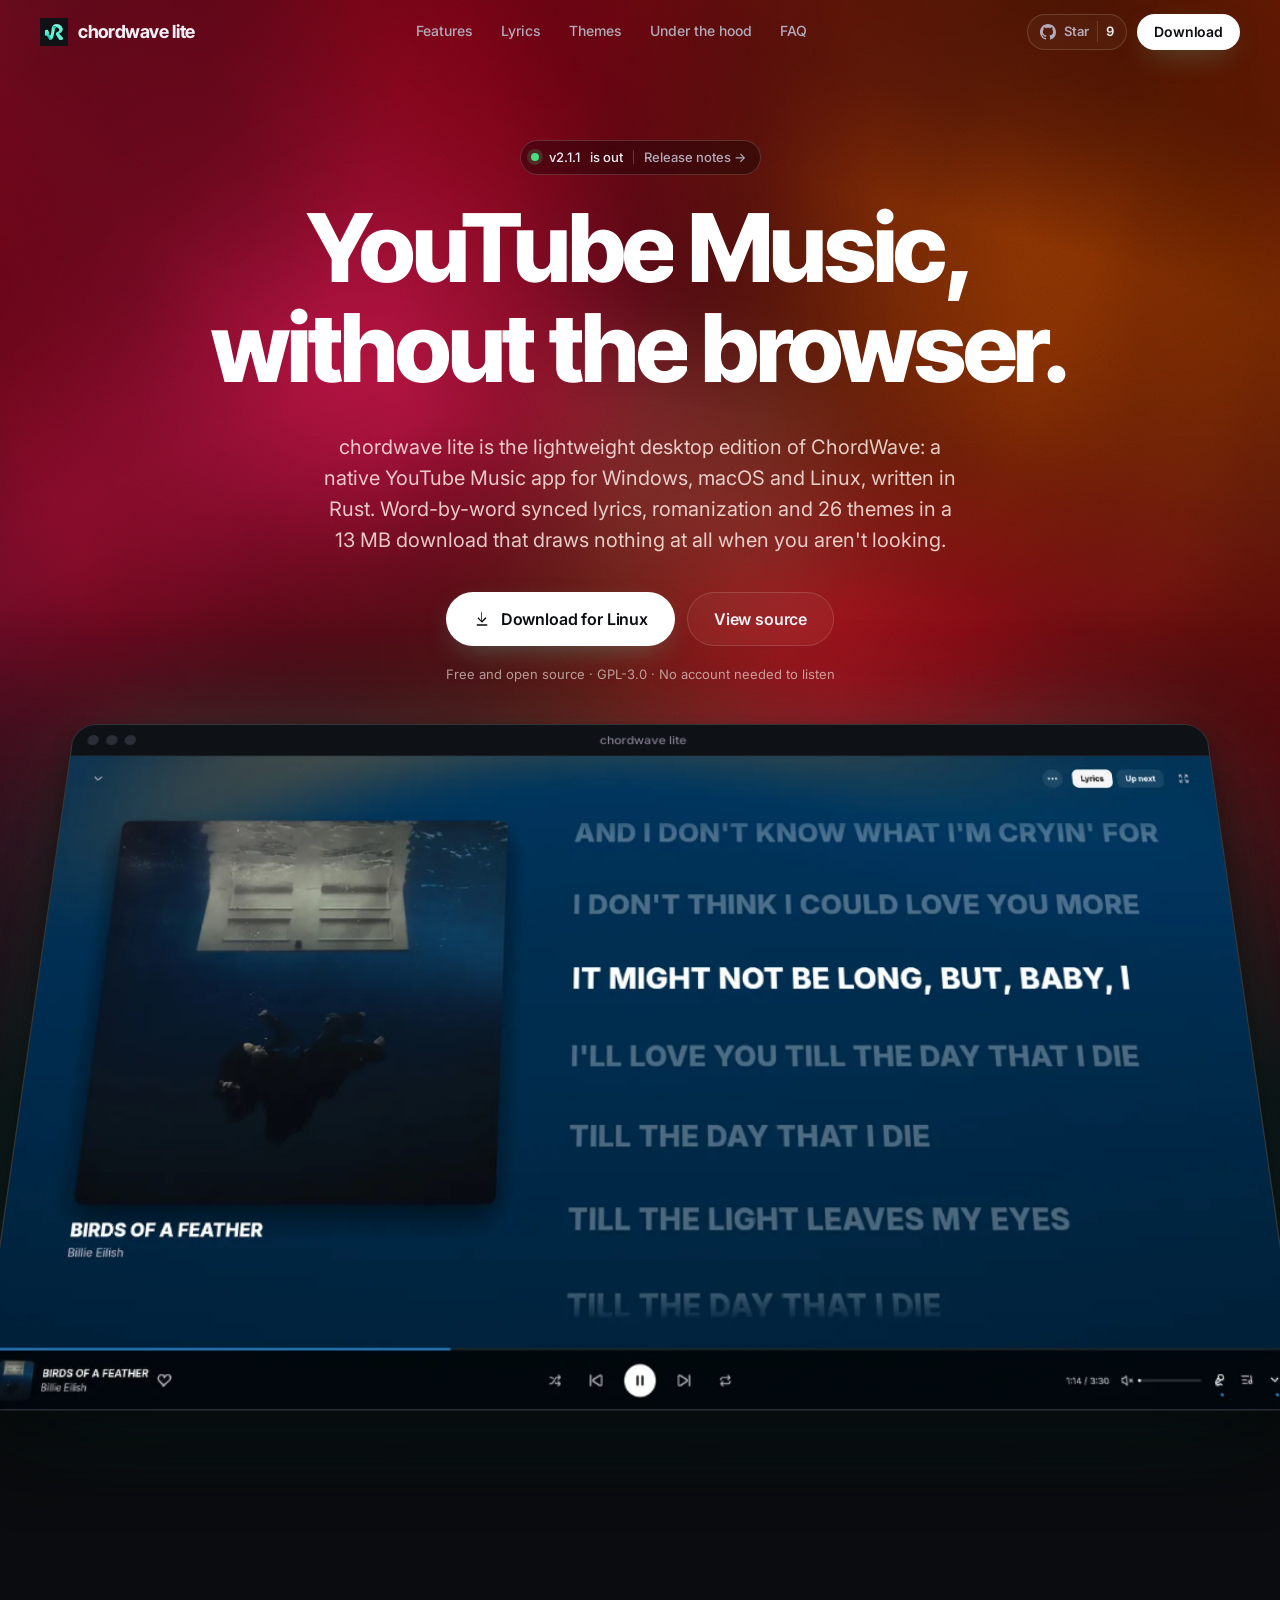
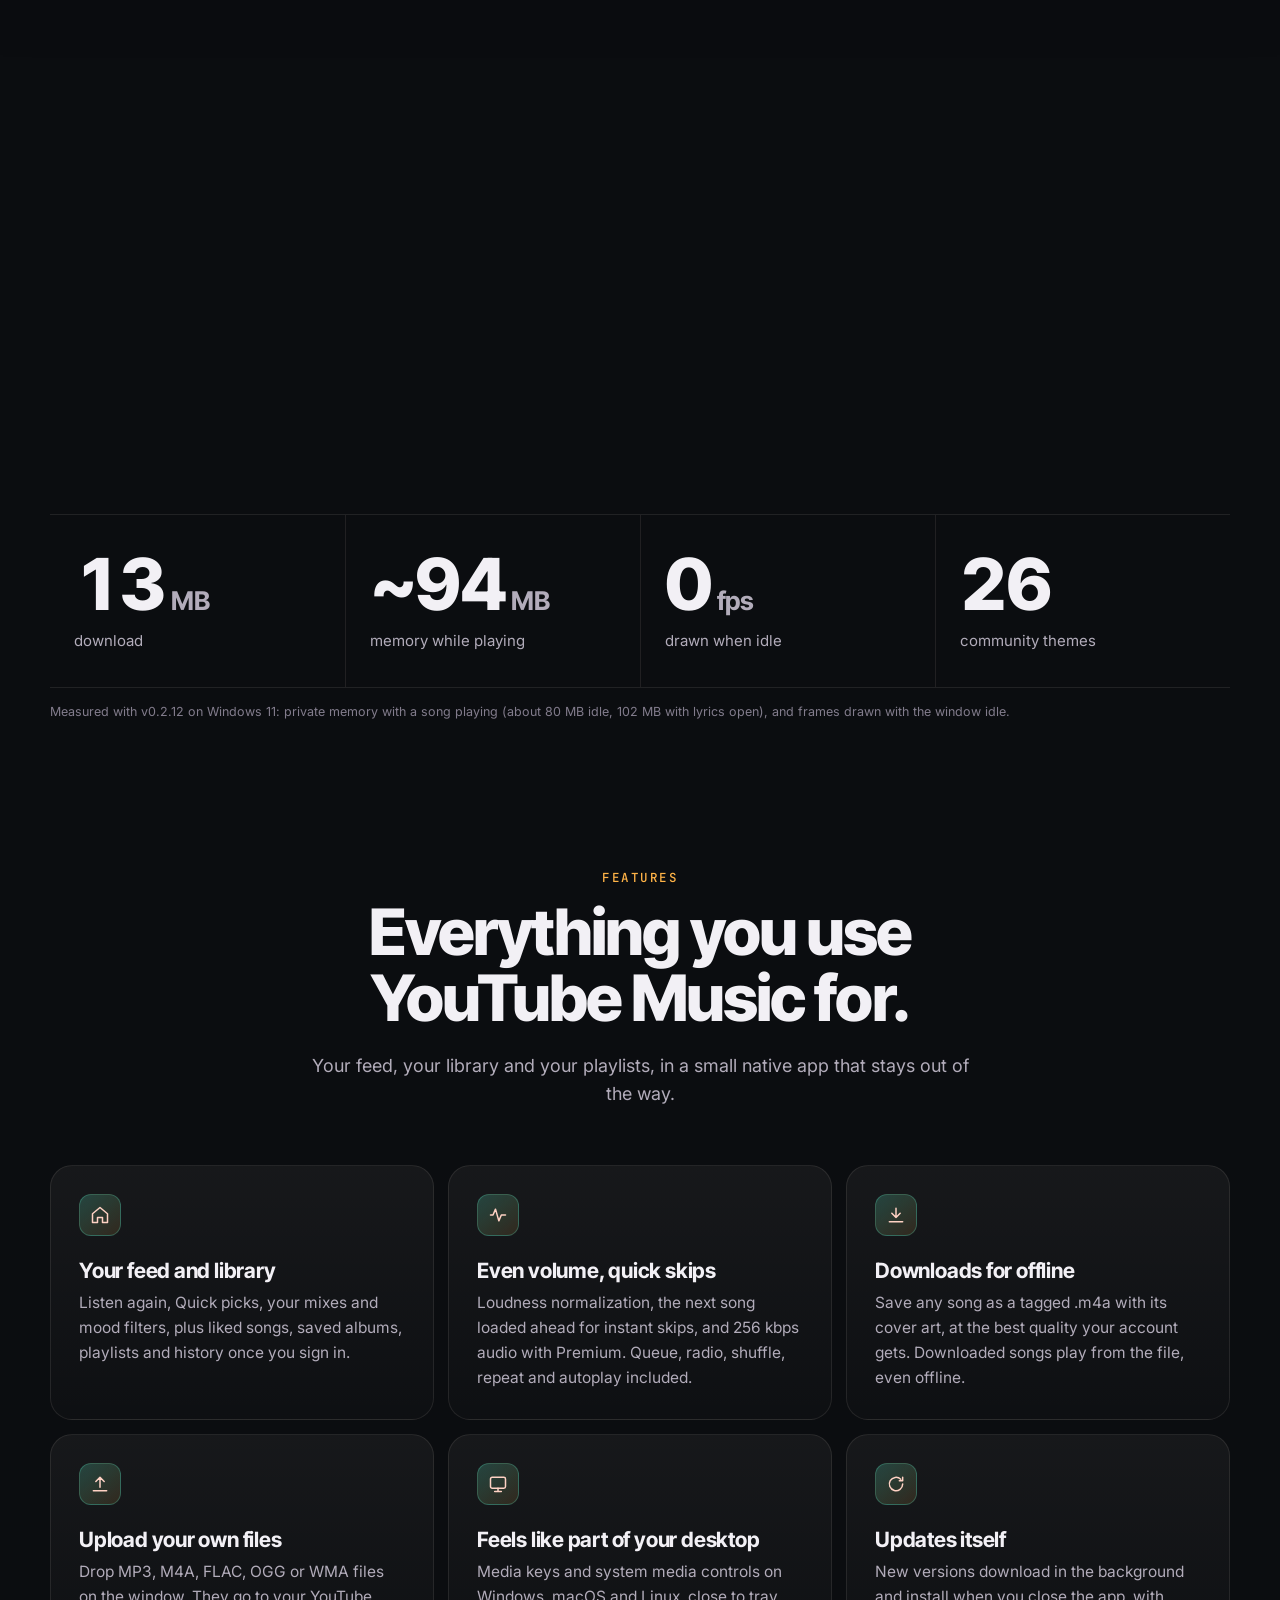
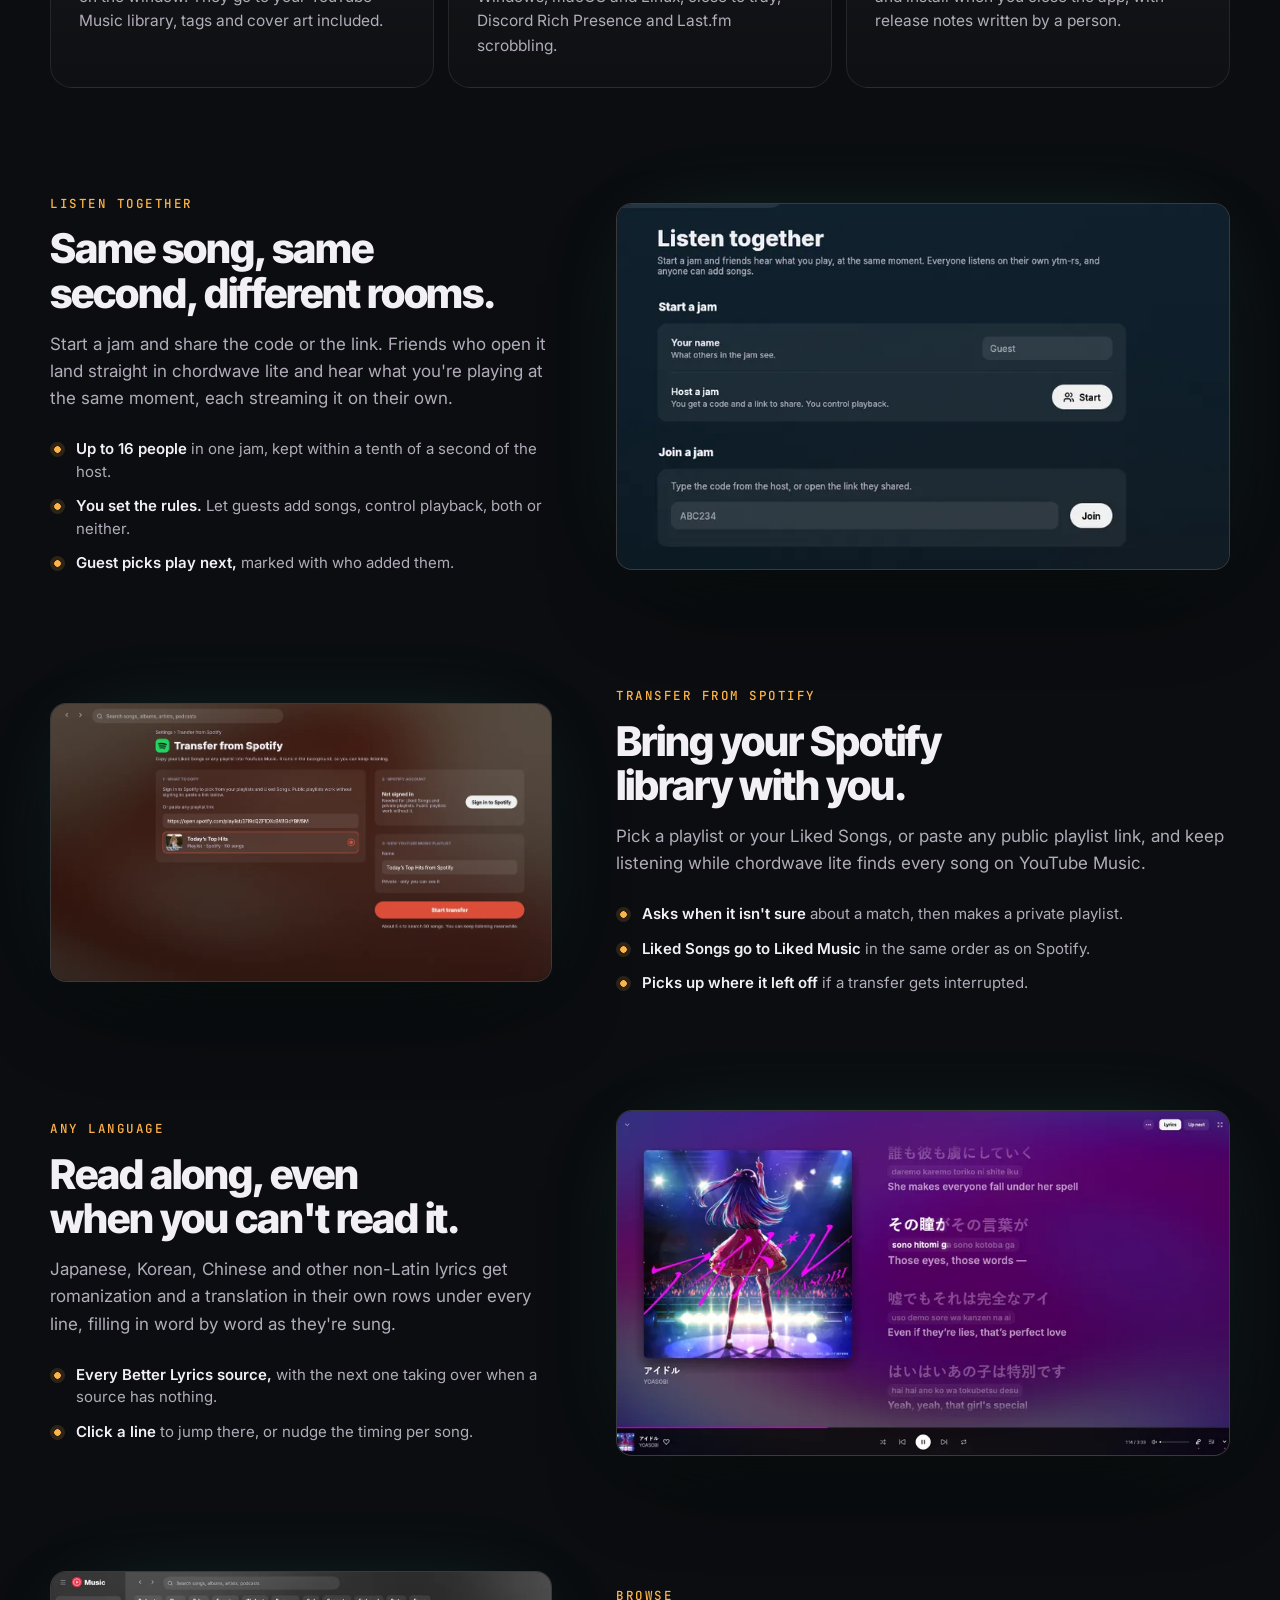
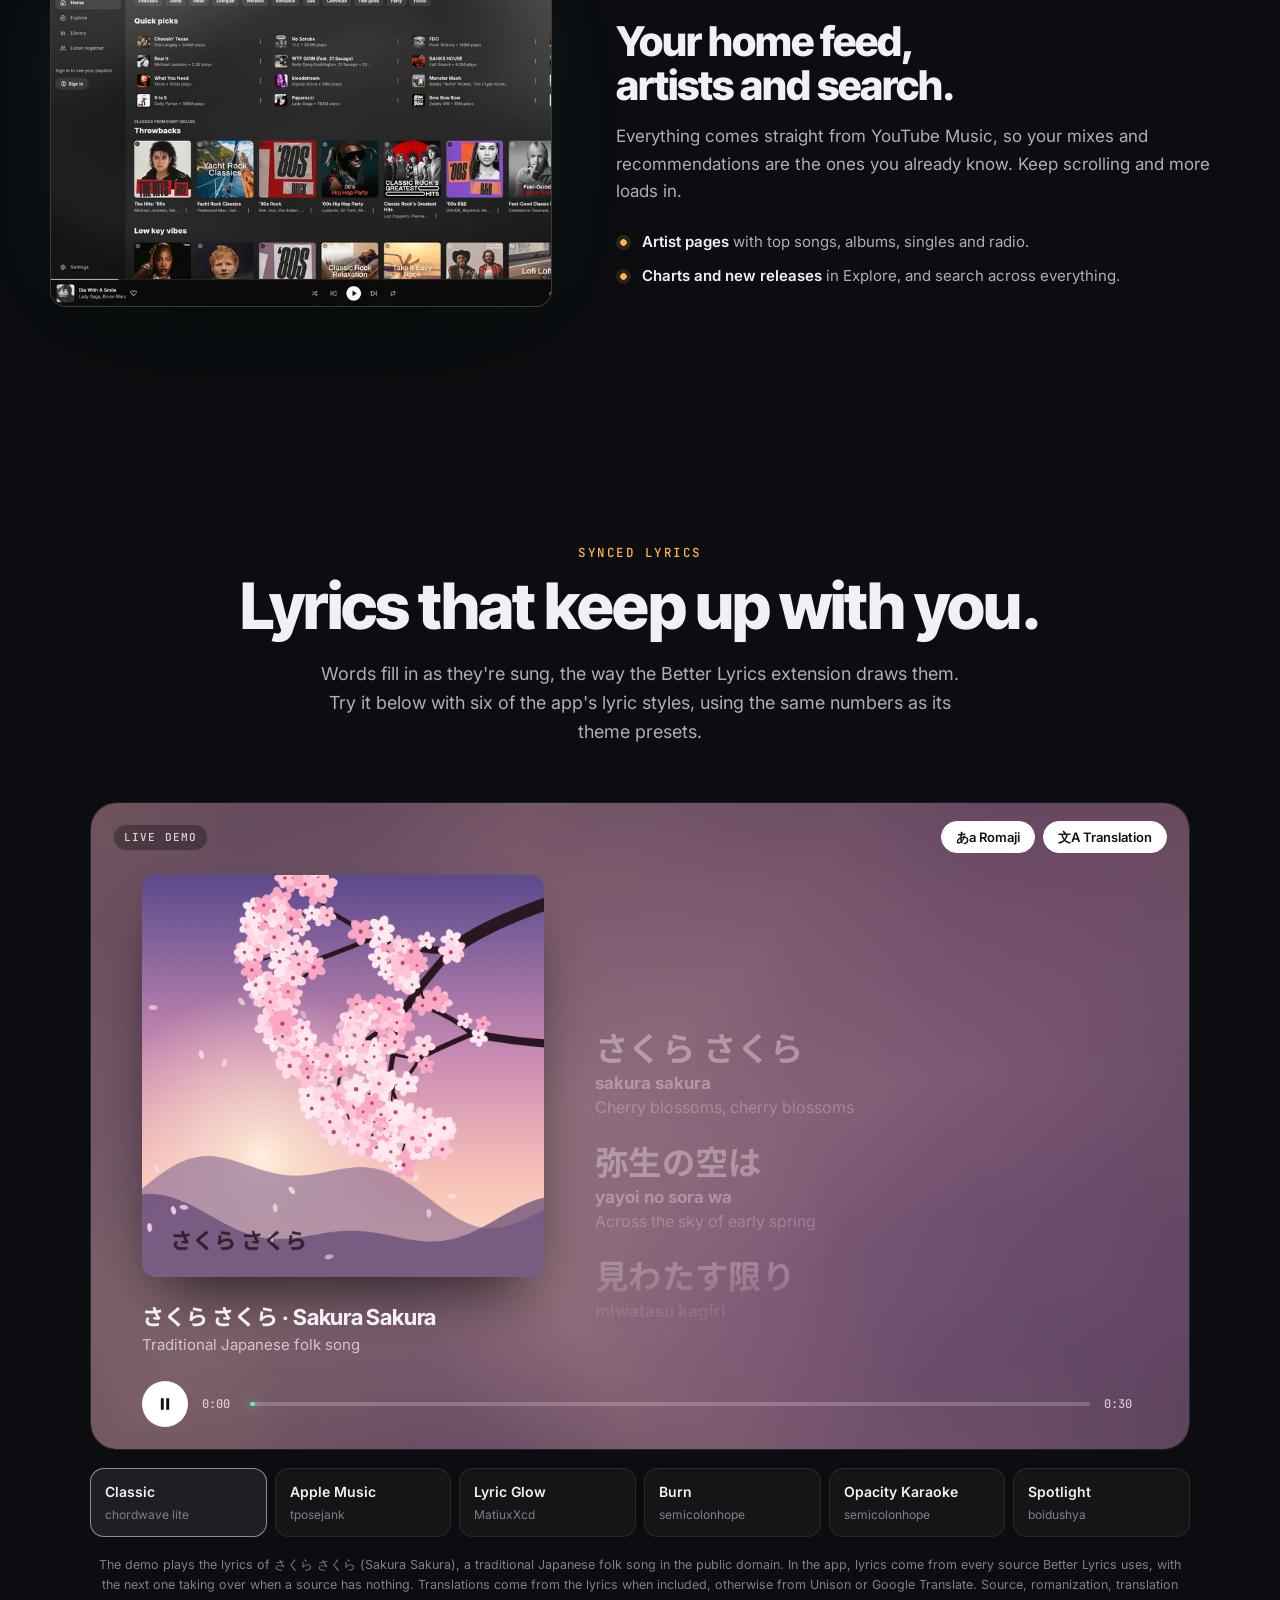
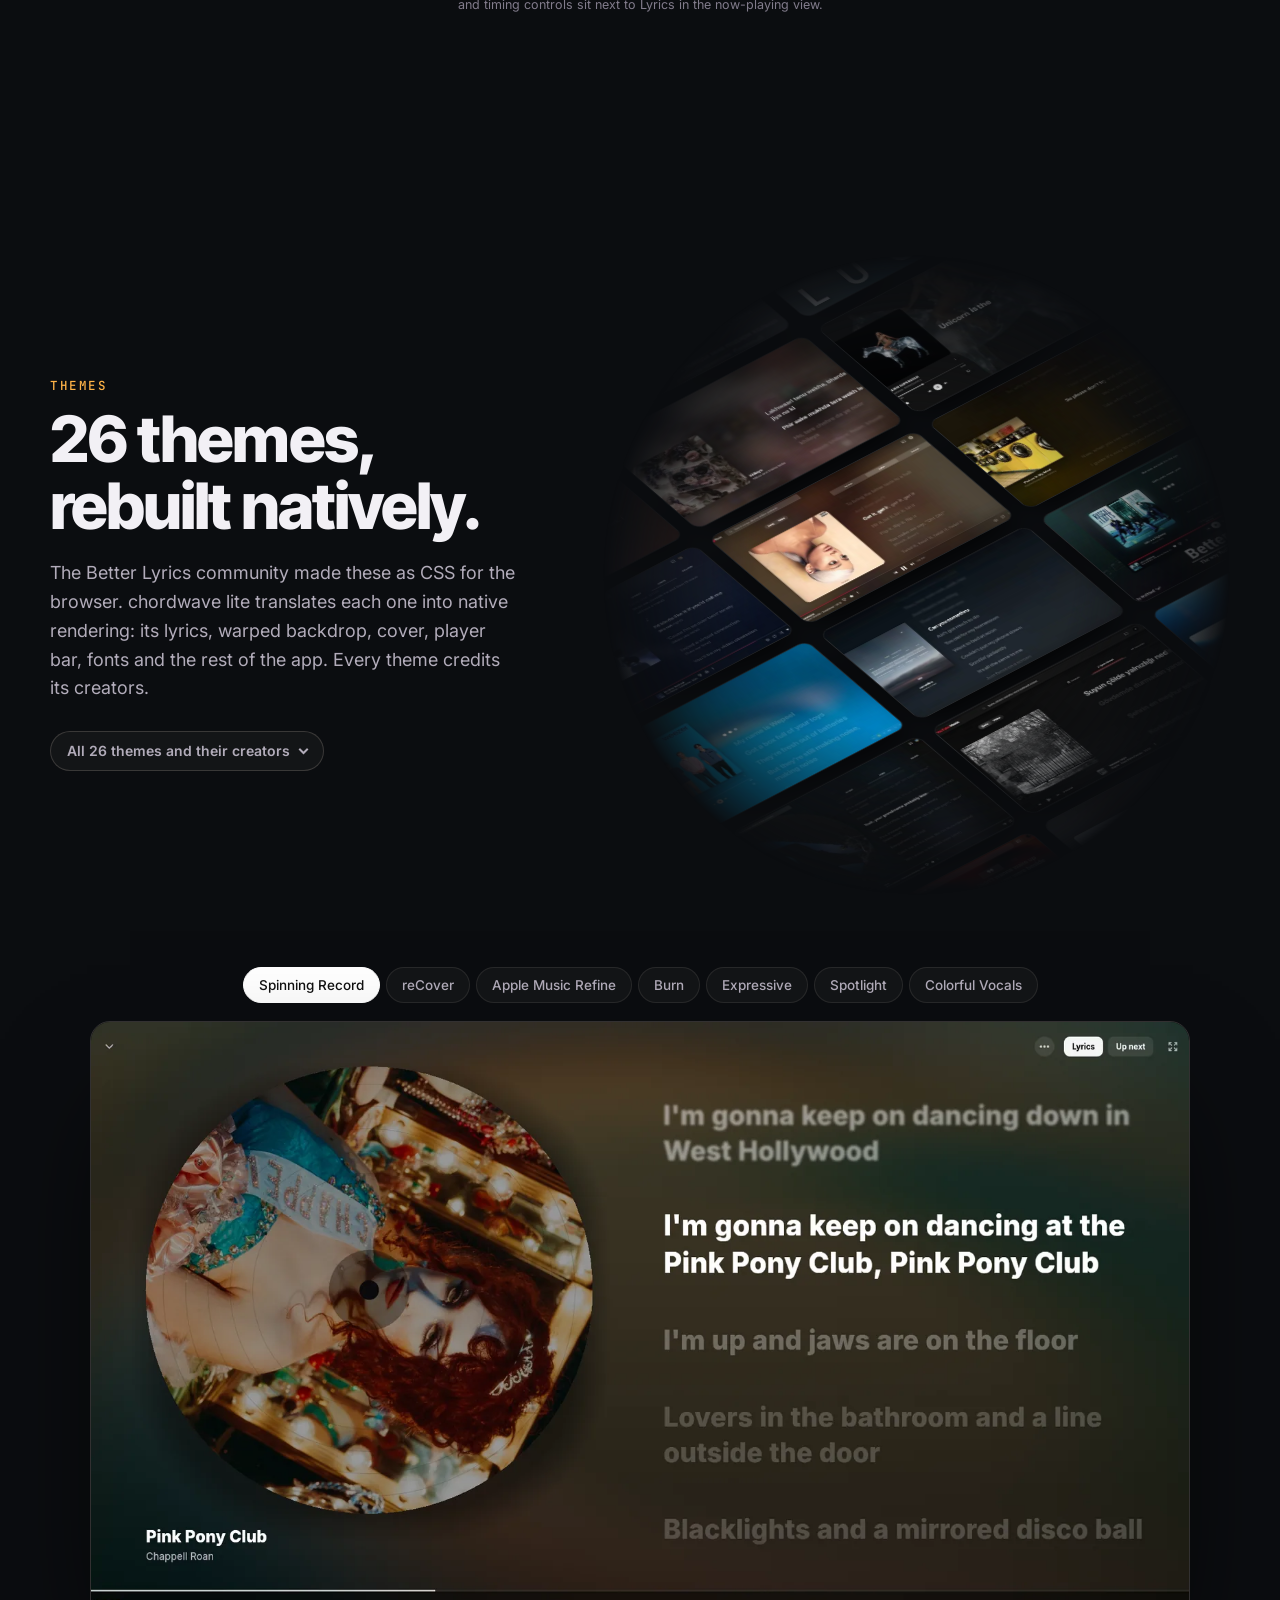
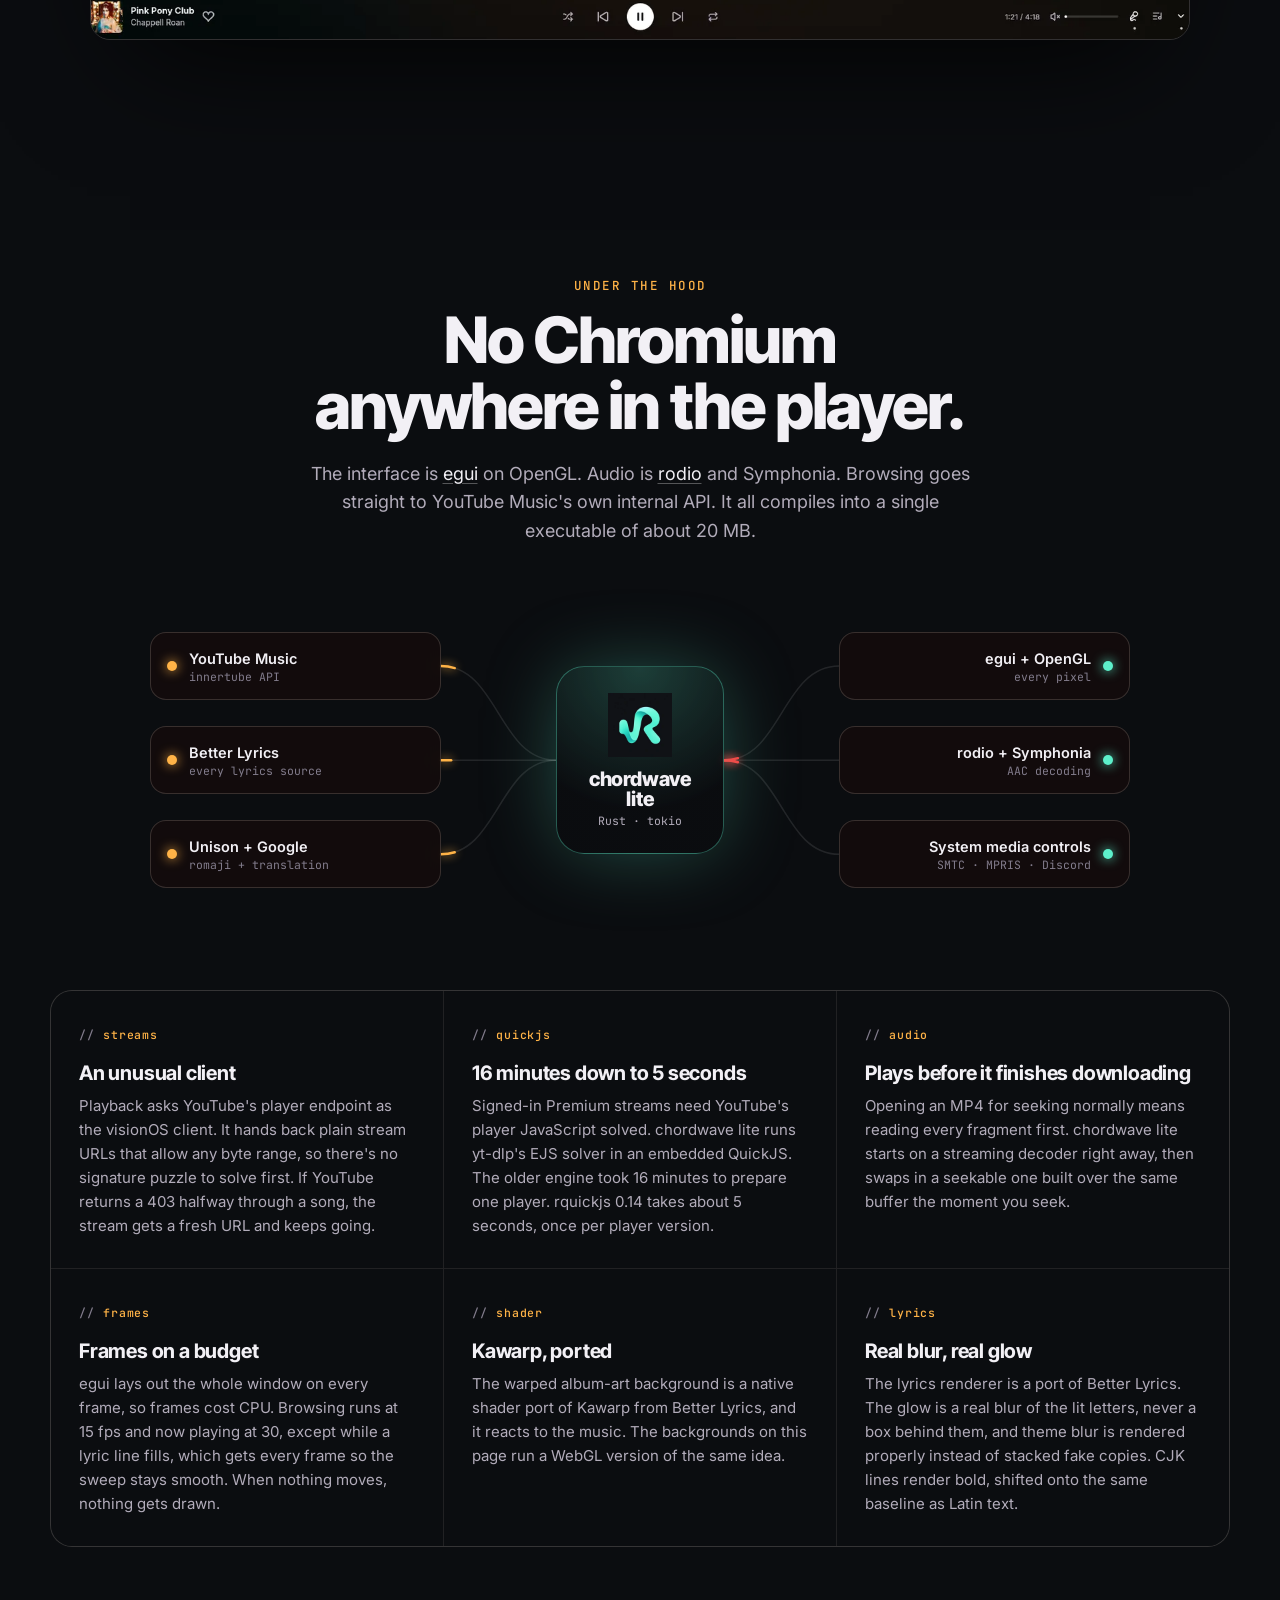
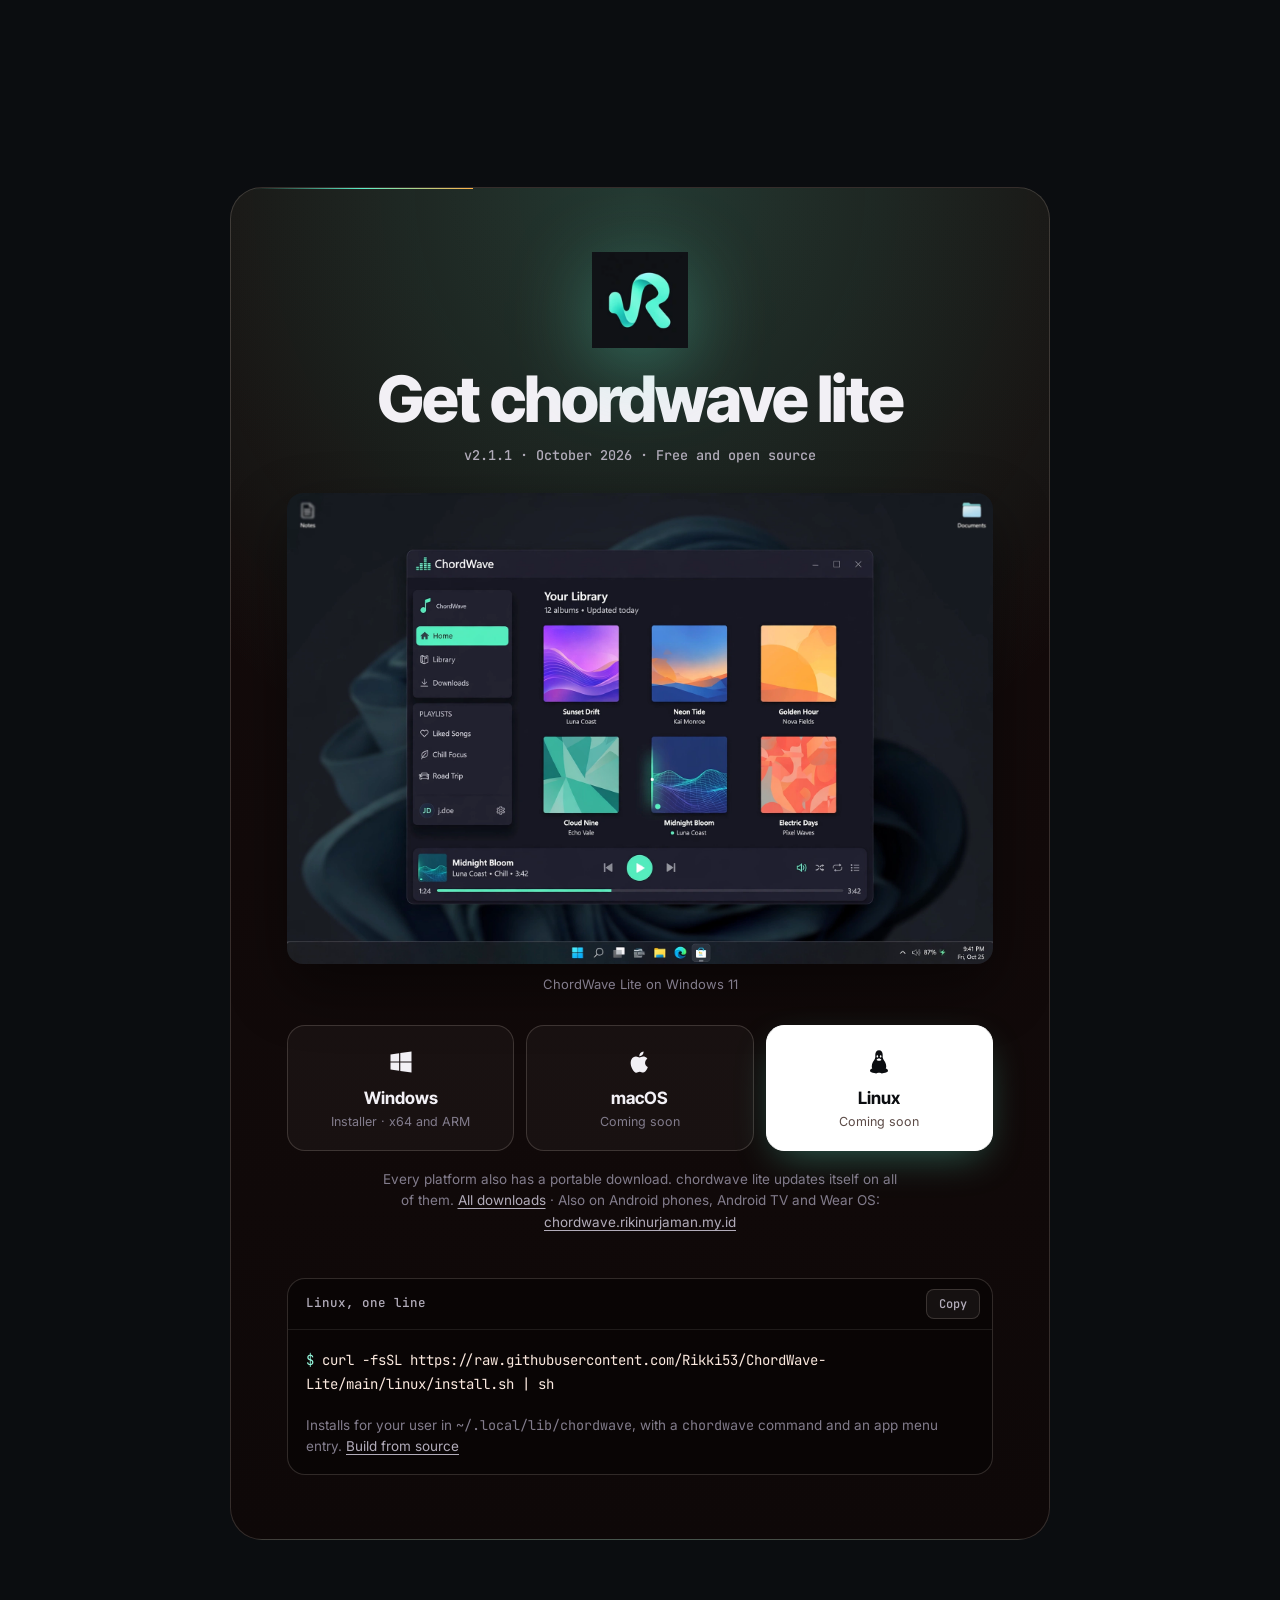
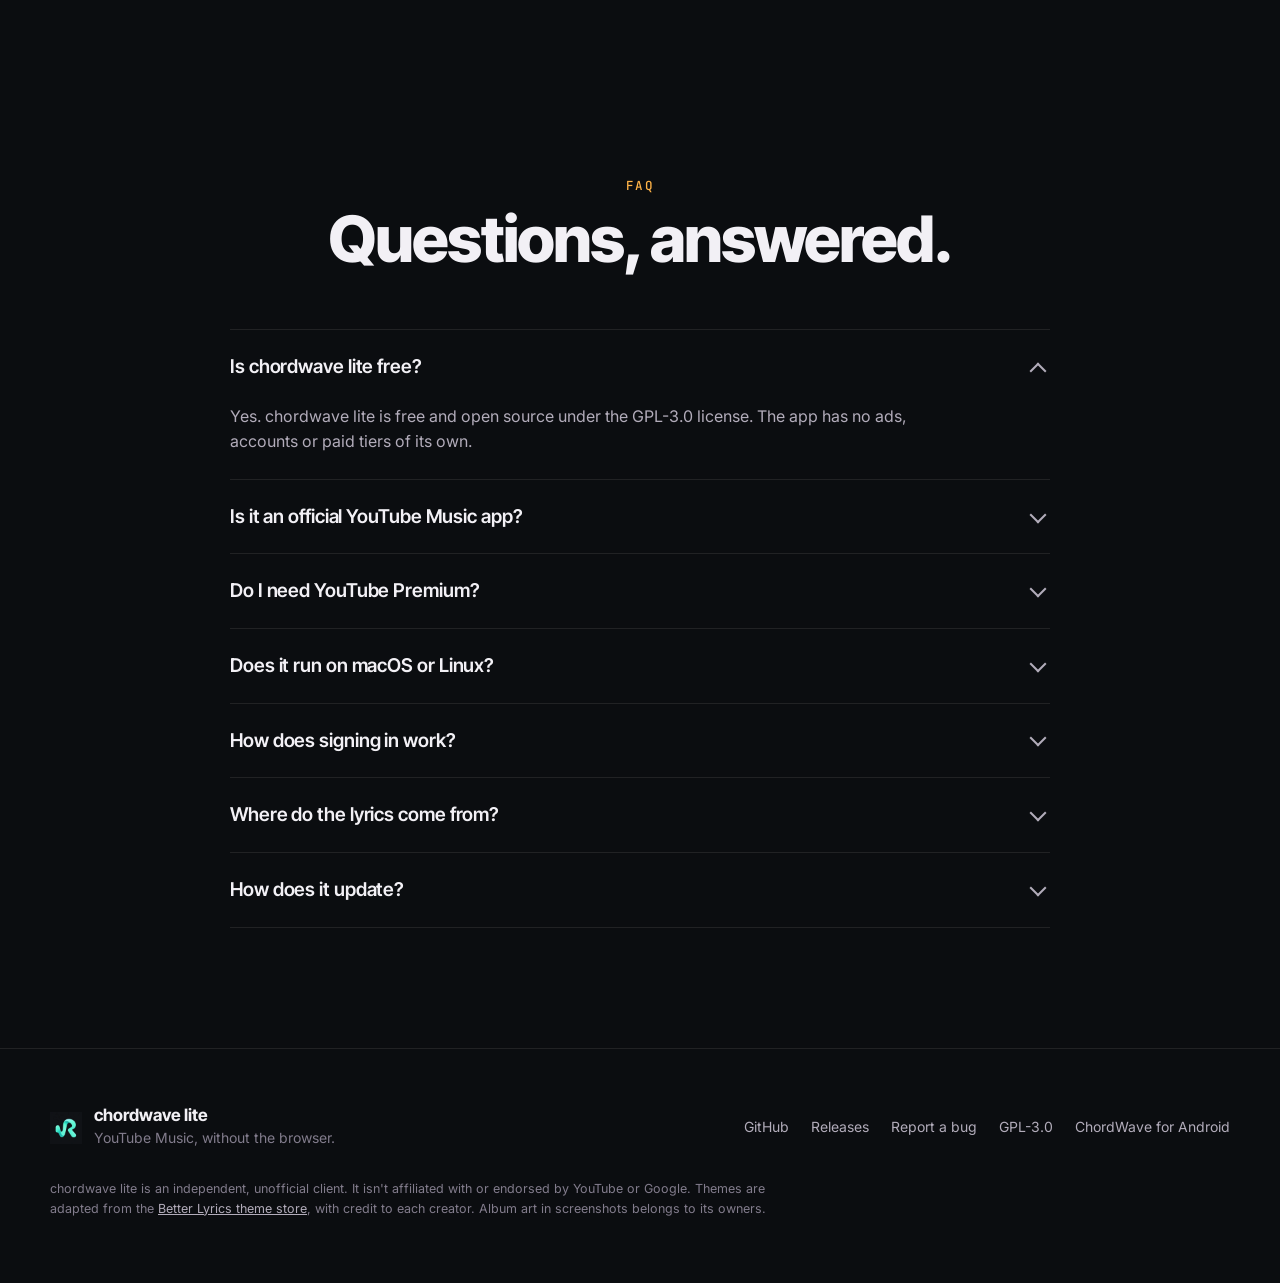
<file: docs/index.html>
<!doctype html>
<html lang="en">
<head>
<meta charset="utf-8">
<meta name="viewport" content="width=device-width, initial-scale=1, viewport-fit=cover">
<title>chordwave lite: a fast, native YouTube Music desktop app for Windows, macOS and Linux</title>
<meta name="description" content="chordwave lite is a free, open-source YouTube Music desktop client written in Rust for Windows, macOS and Linux. A 13 MB download with word-by-word synced lyrics, romanization, 26 themes and no Electron.">
<meta name="keywords" content="YouTube Music desktop app, YouTube Music client, YouTube Music Windows, YouTube Music Mac, YouTube Music Linux, native YouTube Music player, Rust music player, egui, synced lyrics, romanized lyrics, Electron alternative, open source">
<link rel="canonical" href="https://rikki53.github.io/ChordWave-Lite/">
<meta name="robots" content="index, follow, max-image-preview:large">
<meta name="author" content="Rikki53">
<meta name="theme-color" content="#101216">
<meta name="color-scheme" content="dark">

<meta property="og:type" content="website">
<meta property="og:site_name" content="chordwave lite">
<meta property="og:title" content="chordwave lite: YouTube Music, without the browser">
<meta property="og:description" content="A native YouTube Music desktop app for Windows, macOS and Linux, written in Rust. Word-by-word synced lyrics with romanization, 26 themes, free and open source.">
<meta property="og:url" content="https://rikki53.github.io/ChordWave-Lite/">
<meta property="og:image" content="https://rikki53.github.io/ChordWave-Lite/og.png">
<meta property="og:image:width" content="1200">
<meta property="og:image:height" content="630">
<meta property="og:image:alt" content="chordwave lite, a native YouTube Music app, showing synced Japanese lyrics with romanization">
<meta name="twitter:card" content="summary_large_image">
<meta name="twitter:title" content="chordwave lite: YouTube Music, without the browser">
<meta name="twitter:description" content="A native YouTube Music desktop app for Windows, macOS and Linux, written in Rust. Word-by-word lyrics, 26 themes, open source.">
<meta name="twitter:image" content="https://rikki53.github.io/ChordWave-Lite/og.png">

<link rel="icon" href="favicon.ico" sizes="any">
<link rel="icon" type="image/png" sizes="32x32" href="favicon-32.png">
<link rel="apple-touch-icon" href="apple-touch-icon.png">
<link rel="manifest" href="site.webmanifest">

<link rel="preconnect" href="https://fonts.googleapis.com">
<link rel="preconnect" href="https://fonts.gstatic.com" crossorigin>
<link rel="stylesheet" href="https://fonts.googleapis.com/css2?family=Inter+Tight:wght@600;700;800;900&family=Inter:wght@400;500;600;700&family=JetBrains+Mono:wght@400;500&display=swap">
<link rel="stylesheet" href="https://fonts.googleapis.com/css2?family=Noto+Sans+JP:wght@500;700&display=swap&text=%E3%81%82%E3%81%84%E3%81%8B%E3%81%8F%E3%81%95%E3%81%96%E3%81%99%E3%81%9A%E3%81%9E%E3%81%9F%E3%81%AB%E3%81%AE%E3%81%AF%E3%81%BF%E3%82%84%E3%82%86%E3%82%89%E3%82%8A%E3%82%8B%E3%82%8F%E3%82%93%E5%87%BA%E5%8C%82%E5%BC%A5%E6%96%87%E7%94%9F%E7%A9%BA%E8%A6%8B%E9%99%90%E9%9B%B2A">
<link rel="stylesheet" href="vendor/lenis.css?v=__V__">
<link rel="stylesheet" href="styles.css?v=__V__">
<link rel="preload" as="image" href="img/app/now-playing-1600.webp" imagesrcset="img/app/now-playing-800.webp 800w, img/app/now-playing-1600.webp 1600w" imagesizes="(max-width: 1100px) 100vw, 1100px">

<script type="application/ld+json">
{
  "@context": "https://schema.org",
  "@graph": [
    {
      "@type": "SoftwareApplication",
      "@id": "https://rikki53.github.io/ChordWave-Lite/#app",
      "name": "chordwave lite",
      "alternateName": "chordwave lite YouTube Music client",
      "description": "A fast, lightweight, native YouTube Music desktop client written in Rust with egui and rodio. Word-by-word synced lyrics with romanization and translation, 26 themes, 256 kbps audio with Premium, uploads, listening together, Spotify playlist transfer, Discord Rich Presence and automatic updates.",
      "applicationCategory": "MultimediaApplication",
      "applicationSubCategory": "Music player",
      "operatingSystem": "Windows, macOS, Linux",
      "softwareVersion": "2.1.1",
      "url": "https://rikki53.github.io/ChordWave-Lite/",
      "downloadUrl": "https://github.com/Rikki53/ChordWave-Lite/releases/latest",
      "installUrl": "https://github.com/Rikki53/ChordWave-Lite/releases/latest",
      "license": "https://www.gnu.org/licenses/gpl-3.0.html",
      "isAccessibleForFree": true,
      "image": "https://rikki53.github.io/ChordWave-Lite/og.png",
      "screenshot": [
        "https://rikki53.github.io/ChordWave-Lite/img/app/now-playing-1600.webp",
        "https://rikki53.github.io/ChordWave-Lite/img/app/jp-1600.webp",
        "https://rikki53.github.io/ChordWave-Lite/img/app/spinning-record-1600.webp"
      ],
      "offers": { "@type": "Offer", "price": "0", "priceCurrency": "USD" },
      "author": { "@type": "Person", "name": "Rikki53", "url": "https://github.com/Rikki53" },
      "sameAs": ["https://github.com/Rikki53/ChordWave-Lite"]
    },
    {
      "@type": "SoftwareSourceCode",
      "name": "chordwave lite",
      "codeRepository": "https://github.com/Rikki53/ChordWave-Lite",
      "programmingLanguage": "Rust",
      "license": "https://www.gnu.org/licenses/gpl-3.0.html",
      "targetProduct": { "@id": "https://rikki53.github.io/ChordWave-Lite/#app" }
    },
    {
      "@type": "WebSite",
      "name": "chordwave lite",
      "url": "https://rikki53.github.io/ChordWave-Lite/"
    },
    {
      "@type": "FAQPage",
      "mainEntity": [
        { "@type": "Question", "name": "Is chordwave lite free?", "acceptedAnswer": { "@type": "Answer", "text": "Yes. chordwave lite is free and open source under the GPL-3.0 license. There are no ads, accounts or paid tiers in the app itself." } },
        { "@type": "Question", "name": "Is chordwave lite an official YouTube Music app?", "acceptedAnswer": { "@type": "Answer", "text": "No. chordwave lite is an unofficial client built by an independent developer. It talks to the same services music.youtube.com uses, so changes on YouTube's side can occasionally affect playback, sign-in or lyrics." } },
        { "@type": "Question", "name": "Do I need YouTube Premium to use chordwave lite?", "acceptedAnswer": { "@type": "Answer", "text": "No. You can browse, search and play without signing in. Signing in unlocks your home feed, library, likes and history. If your account has Premium, Premium-only songs play natively and everything plays at 256 kbps." } },
        { "@type": "Question", "name": "Does chordwave lite run on macOS or Linux?", "acceptedAnswer": { "@type": "Answer", "text": "The first release (v2.1.0) is Windows-only. macOS and Linux builds are coming: a disk image for Apple silicon and Intel (macOS 11 or later), and a Linux build with a one-line installer." } },
        { "@type": "Question", "name": "Where do the synced lyrics come from?", "acceptedAnswer": { "@type": "Answer", "text": "Synced lyrics come from every source the Better Lyrics extension uses, including Better Lyrics, Unison, Musixmatch and LRCLib. If one has nothing for a song, the next takes over. Romanization and translations for Japanese, Korean, Chinese and other non-Latin lyrics come from the lyrics when they include them, otherwise from Unison or Google Translate." } },
        { "@type": "Question", "name": "How does chordwave lite update?", "acceptedAnswer": { "@type": "Answer", "text": "The installed app checks GitHub for new releases, downloads them in the background and installs when you close it. You can also restart to update right away, or turn updates off in Settings." } }
      ]
    }
  ]
}
</script>
</head>
<body>
<a class="skip" href="#main">Skip to content</a>

<header class="nav" id="nav">
  <a class="nav__brand" href="#top" aria-label="chordwave lite home">
    <img src="icon-192.png" alt="" width="28" height="28">
    <span>chordwave lite</span>
  </a>
  <nav class="nav__links" aria-label="Sections">
    <a href="#features">Features</a>
    <a href="#lyrics">Lyrics</a>
    <a href="#themes">Themes</a>
    <a href="#engine">Under the hood</a>
    <a href="#faq">FAQ</a>
  </nav>
  <div class="nav__actions">
    <a class="gh-pill" href="https://github.com/Rikki53/ChordWave-Lite" rel="noopener" aria-label="chordwave lite on GitHub">
      <svg viewBox="0 0 16 16" width="16" height="16" aria-hidden="true"><path fill="currentColor" d="M8 0C3.58 0 0 3.58 0 8c0 3.54 2.29 6.53 5.47 7.59.4.07.55-.17.55-.38 0-.19-.01-.82-.01-1.49-2.01.37-2.53-.49-2.69-.94-.09-.23-.48-.94-.82-1.13-.28-.15-.68-.52-.01-.53.63-.01 1.08.58 1.23.82.72 1.21 1.87.87 2.33.66.07-.52.28-.87.51-1.07-1.78-.2-3.64-.89-3.64-3.95 0-.87.31-1.59.82-2.15-.08-.2-.36-1.02.08-2.12 0 0 .67-.21 2.2.82.64-.18 1.32-.27 2-.27.68 0 1.36.09 2 .27 1.53-1.04 2.2-.82 2.2-.82.44 1.1.16 1.92.08 2.12.51.56.82 1.27.82 2.15 0 3.07-1.87 3.75-3.65 3.95.29.25.54.73.54 1.48 0 1.07-.01 1.93-.01 2.2 0 .21.15.46.55.38A8.013 8.013 0 0016 8c0-4.42-3.58-8-8-8z"/></svg>
      <span class="gh-pill__label">Star</span>
      <span class="gh-pill__count" data-stars>9</span>
    </a>
    <a class="btn btn--sm btn--primary" href="#download">Download</a>
  </div>
</header>

<main id="main">

<!-- ============ HERO ============ -->
<section class="hero" id="top" aria-labelledby="hero-title">
  <canvas class="hero__bg" data-warp="hero" aria-hidden="true"></canvas>
  <div class="hero__grain" aria-hidden="true"></div>
  <div class="hero__inner">
    <a class="chip" href="https://github.com/Rikki53/ChordWave-Lite/releases/latest" rel="noopener">
      <span class="chip__dot"></span>
      <span data-version>v2.1.1</span> is out
      <span class="chip__sep"></span>
      <span class="chip__more">Release notes →</span>
    </a>
    <h1 class="hero__title karaoke" id="hero-title">
      <span class="kline"><span class="kw">YouTube</span> <span class="kw">Music,</span></span>
      <span class="kline"><span class="kw">without</span> <span class="kw">the</span> <span class="kw">browser.</span></span>
    </h1>
    <p class="hero__sub">
      chordwave lite is the lightweight desktop edition of ChordWave: a native YouTube Music app for Windows, macOS and Linux, written in Rust. Word-by-word synced lyrics, romanization and 26 themes in a 13&nbsp;MB download that draws nothing at all when you aren't looking.
    </p>
    <div class="hero__cta">
      <a class="btn btn--primary btn--lg" href="#download" data-dl>
        <svg viewBox="0 0 24 24" width="18" height="18" aria-hidden="true"><path fill="currentColor" d="M12 3v11.17l4.59-4.58L18 11l-6 6-6-6 1.41-1.41L11 14.17V3zM5 19h14v2H5z"/></svg>
        <span data-os-label>Download</span>
      </a>
      <a class="btn btn--ghost btn--lg" href="https://github.com/Rikki53/ChordWave-Lite" rel="noopener">View source</a>
    </div>
    <p class="hero__meta">Free and open source · GPL-3.0 · No account needed to listen</p>
  </div>

  <div class="scrollframe" data-scrollframe>
    <div class="scrollframe__stage">
      <figure class="device" data-device>
        <div class="device__bar" aria-hidden="true"><i></i><i></i><i></i><span>chordwave lite</span></div>
        <img src="img/app/now-playing-1600.webp" srcset="img/app/now-playing-800.webp 800w, img/app/now-playing-1600.webp 1600w" sizes="(max-width: 1100px) 100vw, 1100px" width="1600" height="881" alt="chordwave lite now playing BIRDS OF A FEATHER by Billie Eilish, with word-by-word synced lyrics over an animated album-art background" fetchpriority="high">
      </figure>
    </div>
  </div>
</section>

<!-- ============ STATS ============ -->
<section class="stats" aria-label="By the numbers">
  <div class="stats__grid">
    <div class="stat"><span class="stat__num"><b data-tick="13">0</b><small>MB</small></span><span class="stat__label">download</span></div>
    <div class="stat"><span class="stat__num"><b data-tick="94" data-prefix="~">0</b><small>MB</small></span><span class="stat__label">memory while playing</span></div>
    <div class="stat"><span class="stat__num"><b data-tick="0">0</b><small>fps</small></span><span class="stat__label">drawn when idle</span></div>
    <div class="stat"><span class="stat__num"><b data-tick="26">0</b></span><span class="stat__label">community themes</span></div>
  </div>
  <p class="stats__note">Measured with v0.2.12 on Windows 11: private memory with a song playing (about 80&nbsp;MB idle, 102&nbsp;MB with lyrics open), and frames drawn with the window idle.</p>
</section>

<!-- ============ FEATURES ============ -->
<section class="section" id="features" aria-labelledby="features-title">
  <div class="section__head">
    <p class="eyebrow">Features</p>
    <h2 id="features-title">Everything you use YouTube Music for.</h2>
    <p class="lede">Your feed, your library and your playlists, in a small native app that stays out of the way.</p>
  </div>

  <div class="bento">
    <article class="card" data-glow>
      <span class="card__icon" aria-hidden="true"><svg viewBox="0 0 24 24"><path d="M3 10.5 12 3l9 7.5V21h-6v-6H9v6H3z"/></svg></span>
      <h3>Your feed and library</h3>
      <p>Listen again, Quick picks, your mixes and mood filters, plus liked songs, saved albums, playlists and history once you sign in.</p>
    </article>
    <article class="card" data-glow>
      <span class="card__icon" aria-hidden="true"><svg viewBox="0 0 24 24"><path d="M3 12h3l3-7 4 14 3-7h5"/></svg></span>
      <h3>Even volume, quick skips</h3>
      <p>Loudness normalization, the next song loaded ahead for instant skips, and 256 kbps audio with Premium. Queue, radio, shuffle, repeat and autoplay included.</p>
    </article>
    <article class="card" data-glow>
      <span class="card__icon" aria-hidden="true"><svg viewBox="0 0 24 24"><path d="M12 4v11m0 0-5-5m5 5 5-5M4 20h16"/></svg></span>
      <h3>Downloads for offline</h3>
      <p>Save any song as a tagged .m4a with its cover art, at the best quality your account gets. Downloaded songs play from the file, even offline.</p>
    </article>
    <article class="card" data-glow>
      <span class="card__icon" aria-hidden="true"><svg viewBox="0 0 24 24"><path d="M12 16V4m0 0-5 5m5-5 5 5M4 20h16"/></svg></span>
      <h3>Upload your own files</h3>
      <p>Drop MP3, M4A, FLAC, OGG or WMA files on the window. They go to your YouTube Music library, tags and cover art included.</p>
    </article>
    <article class="card" data-glow>
      <span class="card__icon" aria-hidden="true"><svg viewBox="0 0 24 24"><rect x="3" y="4" width="18" height="13" rx="2"/><path d="M8 21h8M12 17v4"/></svg></span>
      <h3>Feels like part of your desktop</h3>
      <p>Media keys and system media controls on Windows, macOS and Linux, close to tray, Discord Rich Presence and Last.fm scrobbling.</p>
    </article>
    <article class="card" data-glow>
      <span class="card__icon" aria-hidden="true"><svg viewBox="0 0 24 24"><path d="M20 12a8 8 0 1 1-2.34-5.66M20 4v4h-4"/></svg></span>
      <h3>Updates itself</h3>
      <p>New versions download in the background and install when you close the app, with release notes written by a person.</p>
    </article>
  </div>

  <div class="rows">
    <article class="row">
      <div class="row__copy">
        <p class="eyebrow">Listen together</p>
        <h3>Same song, same second, different rooms.</h3>
        <p>Start a jam and share the code or the link. Friends who open it land straight in chordwave lite and hear what you're playing at the same moment, each streaming it on their own.</p>
        <ul class="feat__list">
          <li><b>Up to 16 people</b> in one jam, kept within a tenth of a second of the host.</li>
          <li><b>You set the rules.</b> Let guests add songs, control playback, both or neither.</li>
          <li><b>Guest picks play next,</b> marked with who added them.</li>
        </ul>
      </div>
      <figure class="row__shot">
        <img src="img/app/jam-770.webp" srcset="img/app/jam-385.webp 385w, img/app/jam-770.webp 770w" sizes="(max-width: 900px) 92vw, 620px" width="770" height="459" loading="lazy" alt="The Listen together page in chordwave lite: host a jam with your name, or join one with a code">
      </figure>
    </article>

    <article class="row row--flip">
      <div class="row__copy">
        <p class="eyebrow">Transfer from Spotify</p>
        <h3>Bring your Spotify library with you.</h3>
        <p>Pick a playlist or your Liked Songs, or paste any public playlist link, and keep listening while chordwave lite finds every song on YouTube Music.</p>
        <ul class="feat__list">
          <li><b>Asks when it isn't sure</b> about a match, then makes a private playlist.</li>
          <li><b>Liked Songs go to Liked Music</b> in the same order as on Spotify.</li>
          <li><b>Picks up where it left off</b> if a transfer gets interrupted.</li>
        </ul>
      </div>
      <figure class="row__shot">
        <img src="img/app/transfer-1105.webp" srcset="img/app/transfer-553.webp 553w, img/app/transfer-1105.webp 1105w" sizes="(max-width: 900px) 92vw, 620px" width="1105" height="612" loading="lazy" alt="The Transfer from Spotify page in chordwave lite with a public playlist link pasted in, Today&apos;s Top Hits picked, and the new YouTube Music playlist named after it">
      </figure>
    </article>

    <article class="row">
      <div class="row__copy">
        <p class="eyebrow">Any language</p>
        <h3>Read along, even when you can't read it.</h3>
        <p>Japanese, Korean, Chinese and other non-Latin lyrics get romanization and a translation in their own rows under every line, filling in word by word as they're sung.</p>
        <ul class="feat__list">
          <li><b>Every Better Lyrics source,</b> with the next one taking over when a source has nothing.</li>
          <li><b>Click a line</b> to jump there, or nudge the timing per song.</li>
        </ul>
      </div>
      <figure class="row__shot">
        <img src="img/app/jp-1600.webp" srcset="img/app/jp-800.webp 800w, img/app/jp-1600.webp 1600w" sizes="(max-width: 900px) 92vw, 620px" width="1600" height="900" loading="lazy" alt="Now playing アイドル (Idol) by YOASOBI, with Japanese lyrics filling word by word, romaji in a pill and an English translation under each line">
      </figure>
    </article>

    <article class="row row--flip">
      <div class="row__copy">
        <p class="eyebrow">Browse</p>
        <h3>Your home feed, artists and search.</h3>
        <p>Everything comes straight from YouTube Music, so your mixes and recommendations are the ones you already know. Keep scrolling and more loads in.</p>
        <ul class="feat__list">
          <li><b>Artist pages</b> with top songs, albums, singles and radio.</li>
          <li><b>Charts and new releases</b> in Explore, and search across everything.</li>
        </ul>
      </div>
      <figure class="row__shot">
        <img src="img/app/home-tall-1440.webp" srcset="img/app/home-tall-720.webp 720w, img/app/home-tall-1440.webp 1440w" sizes="(max-width: 900px) 92vw, 620px" width="1440" height="960" loading="lazy" alt="chordwave lite home page with mood filters, Quick picks and throwback mixes">
      </figure>
    </article>
  </div>
</section>

<!-- ============ LYRICS DEMO ============ -->
<section class="section lyrics" id="lyrics" aria-labelledby="lyrics-title">
  <div class="section__head">
    <p class="eyebrow">Synced lyrics</p>
    <h2 id="lyrics-title">Lyrics that keep up with you.</h2>
    <p class="lede">Words fill in as they're sung, the way the Better Lyrics extension draws them. Try it below with six of the app's lyric styles, using the same numbers as its theme presets.</p>
  </div>

  <div class="player" data-player data-theme="classic">
    <canvas class="player__bg" data-warp="player" aria-hidden="true"></canvas>
    <div class="player__scrim" aria-hidden="true"></div>
    <div class="player__top">
      <span class="player__badge">Live demo</span>
      <div class="player__toggles">
        <button class="pill" type="button" data-toggle="romaji" aria-pressed="true">あa Romaji</button>
        <button class="pill" type="button" data-toggle="trans" aria-pressed="true">文A Translation</button>
      </div>
    </div>
    <div class="player__body">
      <div class="player__art">
        <canvas class="player__cover" data-cover width="512" height="512" role="img" aria-label="Cherry blossom artwork for Sakura Sakura"></canvas>
        <div class="player__meta">
          <strong lang="ja">さくら さくら <span lang="en">· Sakura Sakura</span></strong>
          <span>Traditional Japanese folk song</span>
        </div>
      </div>
      <div class="player__lyrics" data-lyrics aria-live="off">
        <div class="lyr__track" data-track></div>
      </div>
    </div>
    <div class="player__bar">
      <button class="playbtn" type="button" data-play aria-label="Pause">
        <svg class="i-pause" viewBox="0 0 24 24" width="20" height="20" aria-hidden="true"><path fill="currentColor" d="M7 5h3.5v14H7zM13.5 5H17v14h-3.5z"/></svg>
        <svg class="i-play" viewBox="0 0 24 24" width="20" height="20" aria-hidden="true"><path fill="currentColor" d="M8 5.5v13l11-6.5z"/></svg>
      </button>
      <span class="player__time" data-time>0:00</span>
      <div class="player__progress" data-progress role="slider" aria-label="Seek" aria-valuemin="0" aria-valuemax="100" aria-valuenow="0" tabindex="0"><i data-fill></i></div>
      <span class="player__time" data-dur>0:30</span>
    </div>
  </div>

  <div class="themepick" role="radiogroup" aria-label="Lyric style">
    <button type="button" role="radio" aria-checked="true" data-style="classic"><b>Classic</b><span>chordwave lite</span></button>
    <button type="button" role="radio" aria-checked="false" data-style="apple"><b>Apple Music</b><span>tposejank</span></button>
    <button type="button" role="radio" aria-checked="false" data-style="glow"><b>Lyric Glow</b><span>MatiuxXcd</span></button>
    <button type="button" role="radio" aria-checked="false" data-style="burn"><b>Burn</b><span>semicolonhope</span></button>
    <button type="button" role="radio" aria-checked="false" data-style="karaoke"><b>Opacity Karaoke</b><span>semicolonhope</span></button>
    <button type="button" role="radio" aria-checked="false" data-style="spotlight"><b>Spotlight</b><span>boidushya</span></button>
  </div>
  <p class="fineprint">The demo plays the lyrics of さくら さくら (Sakura Sakura), a traditional Japanese folk song in the public domain. In the app, lyrics come from every source Better Lyrics uses, with the next one taking over when a source has nothing. Translations come from the lyrics when included, otherwise from Unison or Google Translate. Source, romanization, translation and timing controls sit next to Lyrics in the now-playing view.</p>
</section>

<!-- ============ THEMES ============ -->
<section class="section themes" id="themes" aria-labelledby="themes-title">
  <div class="themes__split">
    <div class="themes__copy">
      <p class="eyebrow">Themes</p>
      <h2 id="themes-title">26 themes, rebuilt natively.</h2>
      <p class="lede">The Better Lyrics community made these as CSS for the browser. chordwave lite translates each one into native rendering: its lyrics, warped backdrop, cover, player bar, fonts and the rest of the app. Every theme credits its creators.</p>
      <details class="themes__all">
      <summary>All 26 themes and their creators</summary>
      <ul class="themes__names" aria-label="Included themes">
        <li><b>Apple Music</b><span>tposejank</span></li>
        <li><b>Apple Music Refine</b><span>ankit008-mishra</span></li>
        <li><b>AppleTify</b><span>a-dogann</span></li>
        <li><b>Better-YTM</b><span>WolftheE</span></li>
        <li><b>Burn</b><span>semicolonhope</span></li>
        <li><b>Clarity</b><span>Al Farrizi</span></li>
        <li><b>Colorful Vocals</b><span>adaliea</span></li>
        <li><b>Darky</b><span>ankit008-mishra</span></li>
        <li><b>Dynamic Background</b><span>chengggit</span></li>
        <li><b>EqualTweaks</b><span>thejosuep</span></li>
        <li><b>Even Better Lyrics Plus</b><span>boidushya, noah</span></li>
        <li><b>Expressive</b><span>decipher3114</span></li>
        <li><b>Glassy Blur</b><span>ankit008-mishra</span></li>
        <li><b>Lucid</b><span>drago-oo</span></li>
        <li><b>Lyric Glow</b><span>MatiuxXcd</span></li>
        <li><b>Minimal</b><span>semicolonhope</span></li>
        <li><b>Minimalism Music</b><span>notacoderlols</span></li>
        <li><b>ModernPlayer</b><span>snw-mint</span></li>
        <li><b>Opacity Based Karaoke</b><span>semicolonhope</span></li>
        <li><b>reCover</b><span>mukeenanyafiq</span></li>
        <li><b>Spicy for YouTube Music</b><span>olafix52</span></li>
        <li><b>Spinning Record</b><span>Xtremerspro</span></li>
        <li><b>Spotifont</b><span>mukeenanyafiq</span></li>
        <li><b>Spotlight</b><span>boidushya</span></li>
        <li><b>Sustain</b><span>boidushya</span></li>
        <li><b>YouTube TV</b><span>mukeenanyafiq</span></li>
      </ul>
      </details>
    </div>
    <div class="marquee3d" aria-hidden="true">
      <div class="marquee3d__plane">
        <div class="marquee3d__col" style="--dur:46s">
          <img src="img/themes/apple-music.webp" alt="" width="480" height="300" decoding="async">
          <img src="img/themes/clarity-theme.webp" alt="" width="480" height="300" decoding="async">
          <img src="img/themes/eblp.webp" alt="" width="480" height="300" decoding="async">
          <img src="img/themes/minimal.webp" alt="" width="480" height="300" decoding="async">
          <img src="img/themes/spicy-for-ytm.webp" alt="" width="480" height="300" decoding="async">
          <img src="img/themes/youtube-tv-theme.webp" alt="" width="480" height="300" decoding="async">
          <img src="img/themes/apple-music.webp" alt="" width="480" height="300" decoding="async">
          <img src="img/themes/clarity-theme.webp" alt="" width="480" height="300" decoding="async">
          <img src="img/themes/eblp.webp" alt="" width="480" height="300" decoding="async">
          <img src="img/themes/minimal.webp" alt="" width="480" height="300" decoding="async">
          <img src="img/themes/spicy-for-ytm.webp" alt="" width="480" height="300" decoding="async">
          <img src="img/themes/youtube-tv-theme.webp" alt="" width="480" height="300" decoding="async">
          <img src="img/themes/apple-music.webp" alt="" width="480" height="300" decoding="async">
          <img src="img/themes/clarity-theme.webp" alt="" width="480" height="300" decoding="async">
          <img src="img/themes/eblp.webp" alt="" width="480" height="300" decoding="async">
          <img src="img/themes/minimal.webp" alt="" width="480" height="300" decoding="async">
          <img src="img/themes/spicy-for-ytm.webp" alt="" width="480" height="300" decoding="async">
          <img src="img/themes/youtube-tv-theme.webp" alt="" width="480" height="300" decoding="async">
          <img src="img/themes/apple-music.webp" alt="" width="480" height="300" decoding="async">
          <img src="img/themes/clarity-theme.webp" alt="" width="480" height="300" decoding="async">
          <img src="img/themes/eblp.webp" alt="" width="480" height="300" decoding="async">
          <img src="img/themes/minimal.webp" alt="" width="480" height="300" decoding="async">
          <img src="img/themes/spicy-for-ytm.webp" alt="" width="480" height="300" decoding="async">
          <img src="img/themes/youtube-tv-theme.webp" alt="" width="480" height="300" decoding="async">
        </div>
        <div class="marquee3d__col" style="--dur:60s">
          <img src="img/themes/colorful-vocals.webp" alt="" width="480" height="300" decoding="async">
          <img src="img/themes/expressive.webp" alt="" width="480" height="300" decoding="async">
          <img src="img/themes/minimalism-music.webp" alt="" width="480" height="300" decoding="async">
          <img src="img/themes/spinning-record.webp" alt="" width="480" height="300" decoding="async">
          <img src="img/themes/apple-music-v3.webp" alt="" width="480" height="300" decoding="async">
          <img src="img/themes/colorful-vocals.webp" alt="" width="480" height="300" decoding="async">
          <img src="img/themes/expressive.webp" alt="" width="480" height="300" decoding="async">
          <img src="img/themes/minimalism-music.webp" alt="" width="480" height="300" decoding="async">
          <img src="img/themes/spinning-record.webp" alt="" width="480" height="300" decoding="async">
          <img src="img/themes/apple-music-v3.webp" alt="" width="480" height="300" decoding="async">
          <img src="img/themes/colorful-vocals.webp" alt="" width="480" height="300" decoding="async">
          <img src="img/themes/expressive.webp" alt="" width="480" height="300" decoding="async">
          <img src="img/themes/minimalism-music.webp" alt="" width="480" height="300" decoding="async">
          <img src="img/themes/spinning-record.webp" alt="" width="480" height="300" decoding="async">
          <img src="img/themes/apple-music-v3.webp" alt="" width="480" height="300" decoding="async">
          <img src="img/themes/colorful-vocals.webp" alt="" width="480" height="300" decoding="async">
          <img src="img/themes/expressive.webp" alt="" width="480" height="300" decoding="async">
          <img src="img/themes/minimalism-music.webp" alt="" width="480" height="300" decoding="async">
          <img src="img/themes/spinning-record.webp" alt="" width="480" height="300" decoding="async">
          <img src="img/themes/apple-music-v3.webp" alt="" width="480" height="300" decoding="async">
        </div>
        <div class="marquee3d__col" style="--dur:52s">
          <img src="img/themes/glassy-blur.webp" alt="" width="480" height="300" decoding="async">
          <img src="img/themes/modern-player.webp" alt="" width="480" height="300" decoding="async">
          <img src="img/themes/spotifont.webp" alt="" width="480" height="300" decoding="async">
          <img src="img/themes/ad-nextgen.webp" alt="" width="480" height="300" decoding="async">
          <img src="img/themes/darky.webp" alt="" width="480" height="300" decoding="async">
          <img src="img/themes/glassy-blur.webp" alt="" width="480" height="300" decoding="async">
          <img src="img/themes/modern-player.webp" alt="" width="480" height="300" decoding="async">
          <img src="img/themes/spotifont.webp" alt="" width="480" height="300" decoding="async">
          <img src="img/themes/ad-nextgen.webp" alt="" width="480" height="300" decoding="async">
          <img src="img/themes/darky.webp" alt="" width="480" height="300" decoding="async">
          <img src="img/themes/glassy-blur.webp" alt="" width="480" height="300" decoding="async">
          <img src="img/themes/modern-player.webp" alt="" width="480" height="300" decoding="async">
          <img src="img/themes/spotifont.webp" alt="" width="480" height="300" decoding="async">
          <img src="img/themes/ad-nextgen.webp" alt="" width="480" height="300" decoding="async">
          <img src="img/themes/darky.webp" alt="" width="480" height="300" decoding="async">
          <img src="img/themes/glassy-blur.webp" alt="" width="480" height="300" decoding="async">
          <img src="img/themes/modern-player.webp" alt="" width="480" height="300" decoding="async">
          <img src="img/themes/spotifont.webp" alt="" width="480" height="300" decoding="async">
          <img src="img/themes/ad-nextgen.webp" alt="" width="480" height="300" decoding="async">
          <img src="img/themes/darky.webp" alt="" width="480" height="300" decoding="async">
        </div>
        <div class="marquee3d__col" style="--dur:66s">
          <img src="img/themes/opacity-based-karaoke.webp" alt="" width="480" height="300" decoding="async">
          <img src="img/themes/spotlight.webp" alt="" width="480" height="300" decoding="async">
          <img src="img/themes/wolfthee-theme-bytm.webp" alt="" width="480" height="300" decoding="async">
          <img src="img/themes/dynamic-background.webp" alt="" width="480" height="300" decoding="async">
          <img src="img/themes/lucid.webp" alt="" width="480" height="300" decoding="async">
          <img src="img/themes/opacity-based-karaoke.webp" alt="" width="480" height="300" decoding="async">
          <img src="img/themes/spotlight.webp" alt="" width="480" height="300" decoding="async">
          <img src="img/themes/wolfthee-theme-bytm.webp" alt="" width="480" height="300" decoding="async">
          <img src="img/themes/dynamic-background.webp" alt="" width="480" height="300" decoding="async">
          <img src="img/themes/lucid.webp" alt="" width="480" height="300" decoding="async">
          <img src="img/themes/opacity-based-karaoke.webp" alt="" width="480" height="300" decoding="async">
          <img src="img/themes/spotlight.webp" alt="" width="480" height="300" decoding="async">
          <img src="img/themes/wolfthee-theme-bytm.webp" alt="" width="480" height="300" decoding="async">
          <img src="img/themes/dynamic-background.webp" alt="" width="480" height="300" decoding="async">
          <img src="img/themes/lucid.webp" alt="" width="480" height="300" decoding="async">
          <img src="img/themes/opacity-based-karaoke.webp" alt="" width="480" height="300" decoding="async">
          <img src="img/themes/spotlight.webp" alt="" width="480" height="300" decoding="async">
          <img src="img/themes/wolfthee-theme-bytm.webp" alt="" width="480" height="300" decoding="async">
          <img src="img/themes/dynamic-background.webp" alt="" width="480" height="300" decoding="async">
          <img src="img/themes/lucid.webp" alt="" width="480" height="300" decoding="async">
        </div>
        <div class="marquee3d__col" style="--dur:56s">
          <img src="img/themes/sustain.webp" alt="" width="480" height="300" decoding="async">
          <img src="img/themes/burn.webp" alt="" width="480" height="300" decoding="async">
          <img src="img/themes/thejosueps-equal-tweaks-id.webp" alt="" width="480" height="300" decoding="async">
          <img src="img/themes/lyric-glow.webp" alt="" width="480" height="300" decoding="async">
          <img src="img/themes/recover-theme.webp" alt="" width="480" height="300" decoding="async">
          <img src="img/themes/sustain.webp" alt="" width="480" height="300" decoding="async">
          <img src="img/themes/burn.webp" alt="" width="480" height="300" decoding="async">
          <img src="img/themes/thejosueps-equal-tweaks-id.webp" alt="" width="480" height="300" decoding="async">
          <img src="img/themes/lyric-glow.webp" alt="" width="480" height="300" decoding="async">
          <img src="img/themes/recover-theme.webp" alt="" width="480" height="300" decoding="async">
          <img src="img/themes/sustain.webp" alt="" width="480" height="300" decoding="async">
          <img src="img/themes/burn.webp" alt="" width="480" height="300" decoding="async">
          <img src="img/themes/thejosueps-equal-tweaks-id.webp" alt="" width="480" height="300" decoding="async">
          <img src="img/themes/lyric-glow.webp" alt="" width="480" height="300" decoding="async">
          <img src="img/themes/recover-theme.webp" alt="" width="480" height="300" decoding="async">
          <img src="img/themes/sustain.webp" alt="" width="480" height="300" decoding="async">
          <img src="img/themes/burn.webp" alt="" width="480" height="300" decoding="async">
          <img src="img/themes/thejosueps-equal-tweaks-id.webp" alt="" width="480" height="300" decoding="async">
          <img src="img/themes/lyric-glow.webp" alt="" width="480" height="300" decoding="async">
          <img src="img/themes/recover-theme.webp" alt="" width="480" height="300" decoding="async">
        </div>
      </div>
    </div>
  </div>

  <div class="showcase" data-showcase>
    <div class="showcase__tabs" role="tablist" aria-label="Theme screenshots">
      <button role="tab" aria-selected="true" data-shot="spinning-record">Spinning Record</button>
      <button role="tab" aria-selected="false" data-shot="recover">reCover</button>
      <button role="tab" aria-selected="false" data-shot="apple-music-v3">Apple Music Refine</button>
      <button role="tab" aria-selected="false" data-shot="burn">Burn</button>
      <button role="tab" aria-selected="false" data-shot="expressive">Expressive</button>
      <button role="tab" aria-selected="false" data-shot="spotlight">Spotlight</button>
      <button role="tab" aria-selected="false" data-shot="colorful-vocals">Colorful Vocals</button>
    </div>
    <div class="showcase__frame">
      <img data-shot-img="spinning-record" class="is-on" src="img/app/spinning-record-1600.webp" srcset="img/app/spinning-record-800.webp 800w, img/app/spinning-record-1600.webp 1600w" sizes="(max-width: 1100px) 100vw, 1100px" width="1600" height="900" loading="lazy" alt="Spinning Record theme: Pink Pony Club by Chappell Roan, the cover turning as a vinyl disc beside the lyrics">
      <img data-shot-img="recover" src="img/app/recover-1600.webp" srcset="img/app/recover-800.webp 800w, img/app/recover-1600.webp 1600w" sizes="(max-width: 1100px) 100vw, 1100px" width="1600" height="900" loading="lazy" alt="reCover theme: Abracadabra by Lady Gaga, the cover filling the left side and fading into the lyrics">
      <img data-shot-img="apple-music-v3" src="img/app/apple-music-v3-1600.webp" srcset="img/app/apple-music-v3-800.webp 800w, img/app/apple-music-v3-1600.webp 1600w" sizes="(max-width: 1100px) 100vw, 1100px" width="1600" height="900" loading="lazy" alt="Apple Music Refine theme: Saturn by SZA with large lyrics over a warped backdrop">
      <img data-shot-img="burn" src="img/app/burn-1600.webp" srcset="img/app/burn-800.webp 800w, img/app/burn-1600.webp 1600w" sizes="(max-width: 1100px) 100vw, 1100px" width="1600" height="900" loading="lazy" alt="Burn theme: Sports car by Tate McRae, white lyrics over a darkened cover with sung words burning out">
      <img data-shot-img="expressive" src="img/app/expressive-1600.webp" srcset="img/app/expressive-800.webp 800w, img/app/expressive-1600.webp 1600w" sizes="(max-width: 1100px) 100vw, 1100px" width="1600" height="900" loading="lazy" alt="Expressive theme: NOKIA by Drake, with lyrics alternating sides">
      <img data-shot-img="spotlight" src="img/app/spotlight-1600.webp" srcset="img/app/spotlight-800.webp 800w, img/app/spotlight-1600.webp 1600w" sizes="(max-width: 1100px) 100vw, 1100px" width="1600" height="900" loading="lazy" alt="Spotlight theme: we can't be friends by Ariana Grande, past lines blurring away while the current line stays sharp">
      <img data-shot-img="colorful-vocals" src="img/app/colorful-vocals-1600.webp" srcset="img/app/colorful-vocals-800.webp 800w, img/app/colorful-vocals-1600.webp 1600w" sizes="(max-width: 1100px) 100vw, 1100px" width="1600" height="900" loading="lazy" alt="Colorful Vocals theme: APT. by ROSÉ and Bruno Mars, each singer's lines tinted their own colour">
    </div>
  </div>
</section>

<!-- ============ ENGINE ============ -->
<section class="section engine" id="engine" aria-labelledby="engine-title">
  <div class="section__head">
    <p class="eyebrow">Under the hood</p>
    <h2 id="engine-title">No Chromium anywhere in the player.</h2>
    <p class="lede">The interface is <a href="https://github.com/emilk/egui" rel="noopener">egui</a> on OpenGL. Audio is <a href="https://github.com/RustAudio/rodio" rel="noopener">rodio</a> and Symphonia. Browsing goes straight to YouTube Music's own internal API. It all compiles into a single executable of about 20&nbsp;MB.</p>
  </div>

  <div class="beams" data-beams>
    <svg class="beams__svg" data-beams-svg aria-hidden="true">
    </svg>
    <div class="beams__col">
      <div class="node" data-node="in"><span class="node__dot"></span><div><b>YouTube Music</b><small>innertube API</small></div></div>
      <div class="node" data-node="in"><span class="node__dot"></span><div><b>Better Lyrics</b><small>every lyrics source</small></div></div>
      <div class="node" data-node="in"><span class="node__dot"></span><div><b>Unison + Google</b><small>romaji + translation</small></div></div>
    </div>
    <div class="beams__hub" data-node="hub">
      <img src="icon-192.png" alt="" width="64" height="64">
      <b>chordwave lite</b>
      <small>Rust · tokio</small>
    </div>
    <div class="beams__col">
      <div class="node" data-node="out"><span class="node__dot"></span><div><b>egui + OpenGL</b><small>every pixel</small></div></div>
      <div class="node" data-node="out"><span class="node__dot"></span><div><b>rodio + Symphonia</b><small>AAC decoding</small></div></div>
      <div class="node" data-node="out"><span class="node__dot"></span><div><b>System media controls</b><small>SMTC · MPRIS · Discord</small></div></div>
    </div>
  </div>

  <div class="notes">
    <article class="note">
      <span class="note__k">streams</span>
      <h3>An unusual client</h3>
      <p>Playback asks YouTube's player endpoint as the visionOS client. It hands back plain stream URLs that allow any byte range, so there's no signature puzzle to solve first. If YouTube returns a 403 halfway through a song, the stream gets a fresh URL and keeps going.</p>
    </article>
    <article class="note">
      <span class="note__k">quickjs</span>
      <h3>16 minutes down to 5 seconds</h3>
      <p>Signed-in Premium streams need YouTube's player JavaScript solved. chordwave lite runs yt-dlp's EJS solver in an embedded QuickJS. The older engine took 16 minutes to prepare one player. rquickjs 0.14 takes about 5 seconds, once per player version.</p>
    </article>
    <article class="note">
      <span class="note__k">audio</span>
      <h3>Plays before it finishes downloading</h3>
      <p>Opening an MP4 for seeking normally means reading every fragment first. chordwave lite starts on a streaming decoder right away, then swaps in a seekable one built over the same buffer the moment you seek.</p>
    </article>
    <article class="note">
      <span class="note__k">frames</span>
      <h3>Frames on a budget</h3>
      <p>egui lays out the whole window on every frame, so frames cost CPU. Browsing runs at 15 fps and now playing at 30, except while a lyric line fills, which gets every frame so the sweep stays smooth. When nothing moves, nothing gets drawn.</p>
    </article>
    <article class="note">
      <span class="note__k">shader</span>
      <h3>Kawarp, ported</h3>
      <p>The warped album-art background is a native shader port of Kawarp from Better Lyrics, and it reacts to the music. The backgrounds on this page run a WebGL version of the same idea.</p>
    </article>
    <article class="note">
      <span class="note__k">lyrics</span>
      <h3>Real blur, real glow</h3>
      <p>The lyrics renderer is a port of Better Lyrics. The glow is a real blur of the lit letters, never a box behind them, and theme blur is rendered properly instead of stacked fake copies. CJK lines render bold, shifted onto the same baseline as Latin text.</p>
    </article>
  </div>
</section>

<!-- ============ DOWNLOAD ============ -->
<section class="section download" id="download" aria-labelledby="download-title">
  <div class="dl">
    <div class="dl__beam" aria-hidden="true"></div>
    <img class="dl__icon" src="icon-512.png" alt="" width="96" height="96" loading="lazy">
    <h2 id="download-title">Get chordwave lite</h2>
    <p class="dl__ver"><span data-version>v2.1.1</span> · <span data-date>October 2026</span> · Free and open source</p>

    <figure class="dl__shot">
      <img src="img/windows-hero.webp" width="1920" height="1280" alt="ChordWave Lite running on Windows 11: your library with album covers and a song playing" loading="lazy">
      <figcaption>ChordWave Lite on Windows 11</figcaption>
    </figure>

    <div class="platforms">
      <a class="platform" href="https://github.com/Rikki53/ChordWave-Lite/releases/latest" data-os="windows" rel="noopener">
        <svg viewBox="0 0 24 24" aria-hidden="true"><path fill="currentColor" d="M3 5.5 10.4 4.5v7H3zM11.4 4.36 21 3v8.5h-9.6zM3 12.5h7.4v7L3 18.5zM11.4 12.5H21V21l-9.6-1.36z"/></svg>
        <b>Windows</b>
        <small><span data-size="windows">Installer</span> · x64 and ARM</small>
      </a>
      <a class="platform" href="https://github.com/Rikki53/ChordWave-Lite/releases/latest" data-os="macos" rel="noopener">
        <svg viewBox="0 0 24 24" aria-hidden="true"><path fill="currentColor" d="M16.37 12.6c-.02-2.3 1.88-3.4 1.96-3.46-1.07-1.56-2.73-1.78-3.32-1.8-1.41-.14-2.76.83-3.48.83-.72 0-1.83-.81-3-.79-1.55.02-2.97.9-3.77 2.28-1.6 2.78-.41 6.9 1.15 9.16.76 1.1 1.67 2.34 2.86 2.3 1.15-.05 1.58-.74 2.97-.74 1.38 0 1.77.74 2.98.72 1.23-.02 2.01-1.12 2.76-2.23.87-1.28 1.23-2.52 1.25-2.58-.03-.01-2.4-.92-2.42-3.65zM14.1 5.86c.63-.77 1.06-1.83.94-2.89-.91.04-2.01.61-2.66 1.37-.58.67-1.09 1.75-.96 2.79 1.02.08 2.05-.51 2.68-1.27z"/></svg>
        <b>macOS</b>
        <small><span data-size="macos">Coming soon</span></small>
      </a>
      <a class="platform" href="https://github.com/Rikki53/ChordWave-Lite/releases/latest" data-os="linux" rel="noopener">
        <svg viewBox="0 0 24 24" aria-hidden="true"><path fill="currentColor" d="M12 2c-1.9 0-3.2 1.7-3.2 4.1 0 1.2.3 2.1-.4 3.3-.8 1.4-2.6 3.6-2.6 6.3 0 .7.1 1.3.4 1.9-.8.4-1.9.8-1.9 1.8 0 1.3 1.9 1.4 3.6 2 1.1.4 1.9.6 2.6.1.3-.2.6-.3 1.5-.3s1.2.1 1.5.3c.7.5 1.5.3 2.6-.1 1.7-.6 3.6-.7 3.6-2 0-1-1.1-1.4-1.9-1.8.3-.6.4-1.2.4-1.9 0-2.7-1.8-4.9-2.6-6.3-.7-1.2-.4-2.1-.4-3.3C15.2 3.7 13.9 2 12 2zm-1.4 4.2c.4 0 .7.5.7 1s-.3 1-.7 1-.7-.5-.7-1 .3-1 .7-1zm2.8 0c.4 0 .7.5.7 1s-.3 1-.7 1-.7-.5-.7-1 .3-1 .7-1zM12 9c.9 0 2 .6 2 1s-1.1 1-2 1-2-.6-2-1 1.1-1 2-1z"/></svg>
        <b>Linux</b>
        <small><span data-size="linux">Coming soon</span></small>
      </a>
    </div>
    <p class="dl__small">Every platform also has a portable download. chordwave lite updates itself on all of them. <a href="https://github.com/Rikki53/ChordWave-Lite/releases/latest" rel="noopener">All downloads</a> · Also on Android phones, Android TV and Wear OS: <a href="https://chordwave.rikinurjaman.my.id" rel="noopener">chordwave.rikinurjaman.my.id</a></p>

    <div class="build">
      <div class="build__head"><span>Linux, one line</span><button type="button" class="copy" data-copy="#linux-cmd">Copy</button></div>
      <pre id="linux-cmd"><code><span class="c-p">$</span> curl -fsSL https://raw.githubusercontent.com/Rikki53/ChordWave-Lite/main/linux/install.sh | sh</code></pre>
      <p>Installs for your user in <code>~/.local/lib/chordwave</code>, with a <code>chordwave</code> command and an app menu entry. <a href="https://github.com/Rikki53/ChordWave-Lite#building-from-source" rel="noopener">Build from source</a></p>
    </div>
  </div>
</section>

<!-- ============ FAQ ============ -->
<section class="section faq" id="faq" aria-labelledby="faq-title">
  <div class="section__head">
    <p class="eyebrow">FAQ</p>
    <h2 id="faq-title">Questions, answered.</h2>
  </div>
  <div class="faq__list">
    <details open><summary>Is chordwave lite free?</summary><div class="faq__a"><p>Yes. chordwave lite is free and open source under the GPL-3.0 license. The app has no ads, accounts or paid tiers of its own.</p></div></details>
    <details><summary>Is it an official YouTube Music app?</summary><div class="faq__a"><p>No. chordwave lite is an unofficial client built by an independent developer. It talks to the same services music.youtube.com uses, so changes on YouTube's side can occasionally affect playback, sign-in or lyrics.</p></div></details>
    <details><summary>Do I need YouTube Premium?</summary><div class="faq__a"><p>No. You can browse, search and play without signing in. Signing in unlocks your home feed, library, likes and history. If your account has Premium, Premium-only songs play natively and everything plays at 256 kbps.</p></div></details>
    <details><summary>Does it run on macOS or Linux?</summary><div class="faq__a"><p>The first release (v2.1.0) is Windows-only. macOS and Linux builds are coming: a disk image for Apple silicon and Intel (macOS 11 or later), and a Linux build with a one-line installer. Each platform will also have a portable download.</p></div></details>
    <details><summary>How does signing in work?</summary><div class="faq__a"><p>Open Settings → Sign in with Google. Google's own sign-in page opens in a temporary system webview window (WebView2 on Windows), and the session stays on your computer, in Credential Manager, the Keychain or your keyring. The player itself never runs in a webview.</p></div></details>
    <details><summary>Where do the lyrics come from?</summary><div class="faq__a"><p>Synced lyrics come from every source the Better Lyrics extension uses: Better Lyrics, Unison, Musixmatch, LRCLib and others. If one has nothing for a song, the next takes over. Romanization and translations come from the lyrics when they include them, otherwise from Unison or Google Translate. Machine translations can have rough spots.</p></div></details>
    <details><summary>How does it update?</summary><div class="faq__a"><p>The installed app checks GitHub for new releases, downloads them in the background and installs when you close it. Choose Restart to update to install right away, or turn updates off in Settings → Updates.</p></div></details>
  </div>
</section>

</main>

<footer class="footer">
  <div class="footer__inner">
    <div class="footer__brand">
      <img src="icon-192.png" alt="" width="32" height="32" loading="lazy">
      <div><b>chordwave lite</b><span>YouTube Music, without the browser.</span></div>
    </div>
    <nav class="footer__links" aria-label="Project links">
      <a href="https://github.com/Rikki53/ChordWave-Lite" rel="noopener">GitHub</a>
      <a href="https://github.com/Rikki53/ChordWave-Lite/releases" rel="noopener">Releases</a>
      <a href="https://github.com/Rikki53/ChordWave-Lite/issues" rel="noopener">Report a bug</a>
      <a href="https://github.com/Rikki53/ChordWave-Lite/blob/main/LICENSE" rel="noopener">GPL-3.0</a>
      <a href="https://chordwave.rikinurjaman.my.id" rel="noopener">ChordWave for Android</a>
    </nav>
    <p class="footer__fine">chordwave lite is an independent, unofficial client. It isn't affiliated with or endorsed by YouTube or Google. Themes are adapted from the <a href="https://github.com/better-lyrics/themes" rel="noopener">Better Lyrics theme store</a>, with credit to each creator. Album art in screenshots belongs to its owners.</p>
  </div>
</footer>

<script src="vendor/lenis.min.js?v=__V__" defer></script>
<script src="main.js?v=__V__" defer></script>
</body>
</html>
</file>
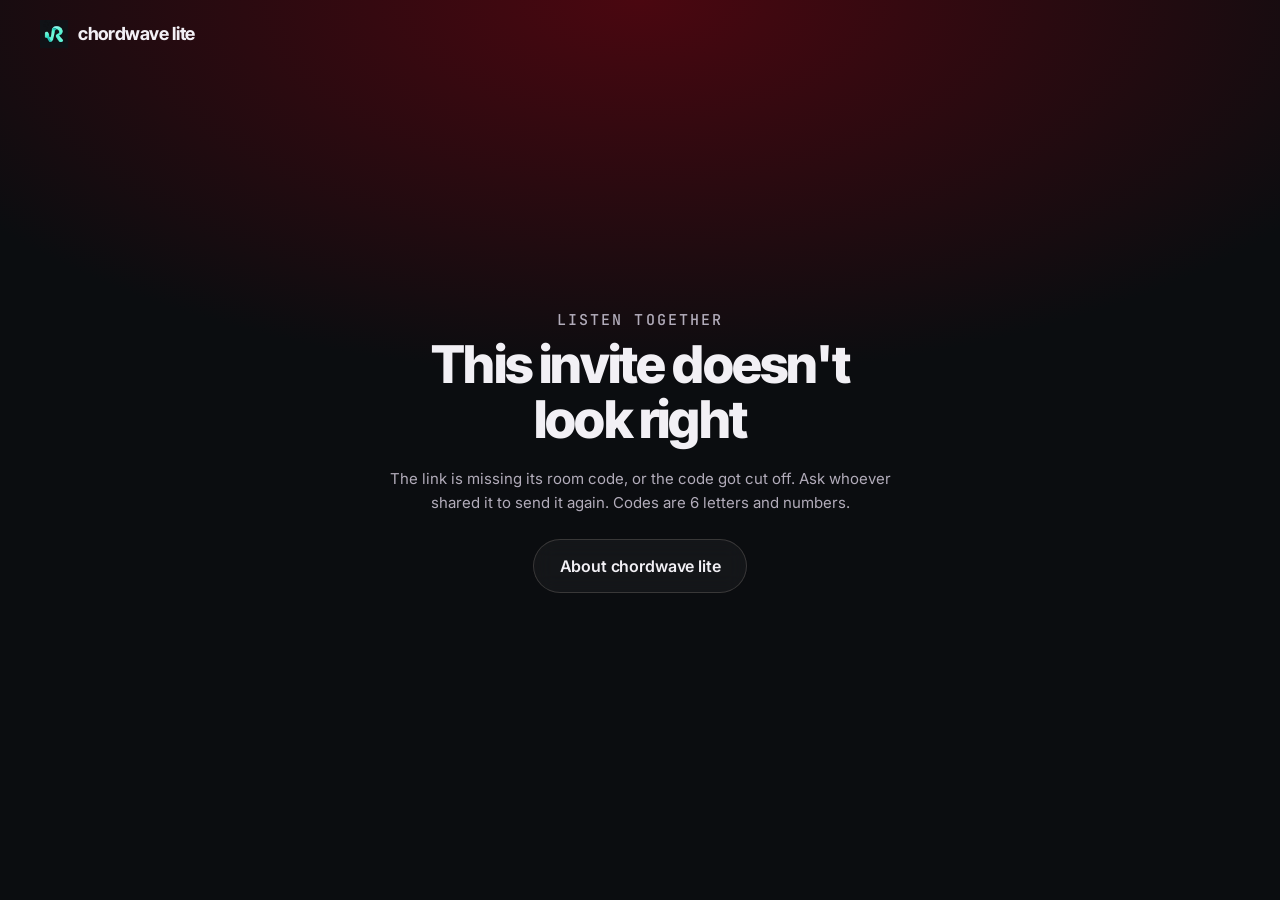
<file: docs/jam/index.html>
<!doctype html>
<html lang="en">
<head>
<meta charset="utf-8">
<meta name="viewport" content="width=device-width, initial-scale=1, viewport-fit=cover">
<title>Join the jam · chordwave lite</title>
<meta name="description" content="You've been invited to listen together in chordwave lite.">
<meta name="robots" content="noindex">
<meta name="theme-color" content="#101216">
<meta name="color-scheme" content="dark">
<meta property="og:type" content="website">
<meta property="og:site_name" content="chordwave lite">
<meta property="og:title" content="Join the jam on chordwave lite">
<meta property="og:description" content="Listen together, in sync, in the chordwave lite YouTube Music app.">
<meta property="og:image" content="https://rikki53.github.io/ChordWave-Lite/og.png">
<link rel="icon" href="../favicon.ico" sizes="any">
<link rel="icon" type="image/png" sizes="32x32" href="../favicon-32.png">
<link rel="apple-touch-icon" href="../apple-touch-icon.png">
<link rel="preconnect" href="https://fonts.googleapis.com">
<link rel="preconnect" href="https://fonts.gstatic.com" crossorigin>
<link rel="stylesheet" href="https://fonts.googleapis.com/css2?family=Inter+Tight:wght@700;800&family=Inter:wght@400;500;600&family=JetBrains+Mono:wght@500&display=swap">
<link rel="stylesheet" href="../styles.css?v=__V__">
<style>
  body {
    min-height: 100vh; min-height: 100svh;
    display: flex; flex-direction: column;
    background: radial-gradient(90% 60% at 50% 0%, #4a0710 0%, var(--bg) 70%) var(--bg);
  }
  .jam-top { display: flex; padding: 20px var(--gutter); }
  .jam-top a { display: flex; align-items: center; gap: 10px; text-decoration: none; font: 700 18px/1 var(--display); letter-spacing: -0.02em; }
  .jam {
    flex: 1; display: grid; place-items: center;
    padding: 24px var(--gutter) 64px; text-align: center;
  }
  .jam__card { width: 100%; max-width: 520px; }
  .jam__eyebrow { margin: 0 0 10px; color: var(--muted); font: 500 13px/1 var(--mono); letter-spacing: 0.14em; text-transform: uppercase; }
  .jam h1 { margin: 0 0 20px; font: 800 clamp(34px, 8vw, 52px)/1.05 var(--display); letter-spacing: -0.035em; }
  .jam__code {
    display: inline-flex; gap: clamp(4px, 1.6vw, 10px); margin: 0 0 28px; padding: 0;
    font: 500 clamp(30px, 10vw, 54px)/1 var(--mono); list-style: none;
  }
  .jam__code li {
    display: grid; place-items: center;
    width: clamp(40px, 12vw, 66px); height: clamp(52px, 15vw, 80px);
    border: 1px solid var(--line-2); border-radius: 14px; background: var(--surface-2);
  }
  .jam__actions { display: flex; flex-wrap: wrap; justify-content: center; gap: 12px; margin-bottom: 22px; }
  .jam p { margin: 0 0 10px; color: var(--ink-2); font-size: 15px; }
  .jam p.jam__hint { color: var(--muted); font-size: 14px; }
  .jam strong { color: var(--ink); font-weight: 600; }
  .jam a.inline { color: var(--ink); text-underline-offset: 3px; }
  [hidden] { display: none !important; }
  @media (max-width: 420px) { .jam__actions .btn { width: 100%; } }
</style>
</head>
<body>
<header class="jam-top">
  <a href="../" aria-label="chordwave lite home"><img src="../icon-192.png" alt="" width="28" height="28"><span>chordwave lite</span></a>
</header>

<main class="jam">
  <div class="jam__card" id="ok" hidden>
    <p class="jam__eyebrow">Listen together</p>
    <h1>Join the jam</h1>
    <ol class="jam__code" id="code" aria-label="Room code"></ol>
    <div class="jam__actions">
      <a class="btn btn--primary btn--lg" id="open" href="#">Open in chordwave lite</a>
    </div>
    <p>Don't have chordwave lite? <a class="inline" href="https://github.com/Rikki53/ChordWave-Lite/releases/latest" rel="noopener">Download it</a> for Windows, macOS or Linux, then open this link again. On macOS, type the code under <strong>Listen together</strong> instead.</p>
    <p class="jam__hint">If chordwave lite is already open, you can also type the code under <strong>Listen together</strong>.</p>
  </div>

  <div class="jam__card" id="bad" hidden>
    <p class="jam__eyebrow">Listen together</p>
    <h1>This invite doesn't look right</h1>
    <p>The link is missing its room code, or the code got cut off. Ask whoever shared it to send it again. Codes are 6 letters and numbers.</p>
    <div class="jam__actions" style="margin-top:24px">
      <a class="btn btn--ghost btn--lg" href="../">About chordwave lite</a>
    </div>
  </div>
</main>

<script>
(function () {
  var ALPHABET = /^[ABCDEFGHJKMNPQRSTUVWXYZ23456789]{6}$/;
  var code = (new URLSearchParams(location.search).get('c') || '').trim().toUpperCase();
  if (!ALPHABET.test(code)) {
    document.getElementById('bad').hidden = false;
    return;
  }
  document.getElementById('ok').hidden = false;
  document.title = 'Join jam ' + code + ' · chordwave lite';
  var list = document.getElementById('code');
  list.setAttribute('aria-label', 'Room code ' + code.split('').join(' '));
  code.split('').forEach(function (ch) {
    var li = document.createElement('li');
    li.textContent = ch;
    list.appendChild(li);
  });
  var app = 'chordwave://jam/' + code;
  var open = document.getElementById('open');
  open.href = app;
  open.addEventListener('click', function (e) { e.preventDefault(); location.href = app; });
  // chordwave lite is a Windows app; elsewhere an unknown scheme only shows an error.
  if (/Windows/i.test(navigator.userAgent)) location.href = app;
})();
</script>
</body>
</html>
</file>
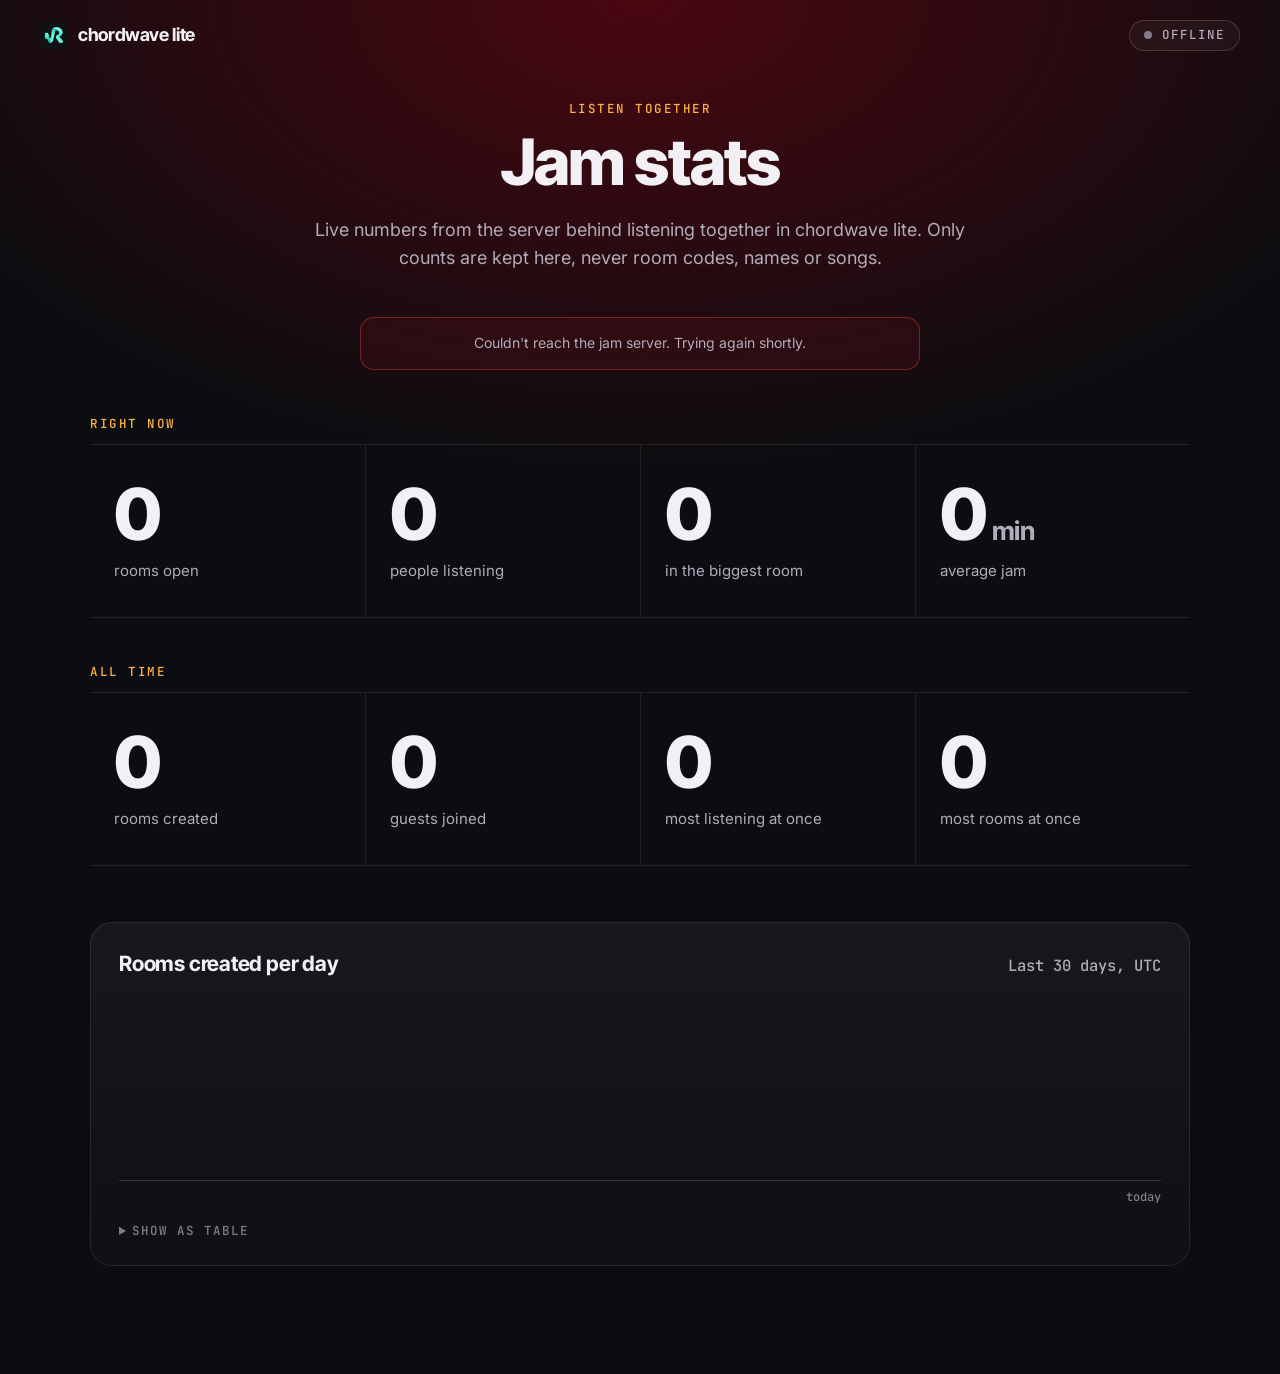
<file: docs/jam/stats/index.html>
<!doctype html>
<html lang="en">
<head>
<meta charset="utf-8">
<meta name="viewport" content="width=device-width, initial-scale=1, viewport-fit=cover">
<title>Jam stats · chordwave lite</title>
<meta name="description" content="Live numbers from chordwave lite Listen together.">
<meta name="robots" content="noindex">
<meta name="theme-color" content="#101216">
<meta name="color-scheme" content="dark">
<link rel="icon" href="../../favicon.ico" sizes="any">
<link rel="icon" type="image/png" sizes="32x32" href="../../favicon-32.png">
<link rel="apple-touch-icon" href="../../apple-touch-icon.png">
<link rel="preconnect" href="https://fonts.googleapis.com">
<link rel="preconnect" href="https://fonts.gstatic.com" crossorigin>
<link rel="stylesheet" href="https://fonts.googleapis.com/css2?family=Inter+Tight:wght@700;800&family=Inter:wght@400;500;600&family=JetBrains+Mono:wght@500&display=swap">
<link rel="stylesheet" href="../../styles.css?v=__V__">
<style>
  body {
    min-height: 100vh; min-height: 100svh;
    background: radial-gradient(90% 50% at 50% 0%, #4a0710 0%, var(--bg) 70%) var(--bg);
  }
  .jam-top { display: flex; align-items: center; justify-content: space-between; gap: 16px; padding: 20px var(--gutter); }
  .jam-top a { display: flex; align-items: center; gap: 10px; text-decoration: none; font: 700 18px/1 var(--display); letter-spacing: -0.02em; }
  .wrap { max-width: var(--max); margin: 0 auto; padding: 32px var(--gutter) 80px; }
  .head { text-align: center; margin-bottom: 44px; }
  .head h2 { margin-bottom: 18px; }
  .live {
    display: inline-flex; align-items: center; gap: 10px; padding: 8px 14px; border-radius: 999px;
    border: 1px solid var(--line-2); background: var(--surface);
    font: 500 12.5px/1 var(--mono); letter-spacing: 0.08em; text-transform: uppercase; color: var(--ink-2);
  }
  .live i { width: 8px; height: 8px; border-radius: 50%; background: var(--red); box-shadow: 0 0 0 0 rgba(255, 36, 51, 0.6); animation: pulse 2s infinite; }
  .live.is-off i { background: var(--muted); animation: none; }
  @keyframes pulse { 70% { box-shadow: 0 0 0 10px rgba(255, 36, 51, 0); } 100% { box-shadow: 0 0 0 0 rgba(255, 36, 51, 0); } }
  @media (prefers-reduced-motion: reduce) { .live i { animation: none; } }

  .group-label { margin: 48px 0 0; }
  .stats { padding: 14px 0 0; }
  .stat__num small { white-space: nowrap; }

  .chart { margin-top: 56px; }
  .chart__head { display: flex; flex-wrap: wrap; align-items: baseline; justify-content: space-between; gap: 8px 24px; margin-bottom: 22px; }
  .chart__head h3 { margin: 0; font: 700 21px/1.2 var(--display); letter-spacing: -0.01em; }
  .chart__readout { margin: 0; color: var(--ink-2); font: 500 13px/1.4 var(--mono); font-variant-numeric: tabular-nums; }
  .chart:hover { transform: none; }
  .bars { position: relative; display: flex; align-items: flex-end; gap: 2px; height: 180px; padding-top: 8px; }
  .bars::before { content: ""; position: absolute; inset: auto 0 0 0; border-top: 1px solid var(--line-2); }
  .bar { flex: 1; height: 100%; display: flex; align-items: flex-end; cursor: default; }
  .bar span {
    display: block; width: 100%; min-height: 2px; border-radius: 4px 4px 0 0;
    background: linear-gradient(180deg, var(--red-2), #b3121d);
    transition: filter 0.2s, opacity 0.2s;
  }
  .bar.is-zero span { background: var(--line-2); }
  .bars:hover .bar span { opacity: 0.45; }
  .bars .bar:hover span, .bars .bar:focus-visible span { opacity: 1; filter: brightness(1.2); }
  .axis { display: flex; justify-content: space-between; margin-top: 10px; color: var(--muted); font: 500 12px/1 var(--mono); }
  .chart details { margin-top: 22px; color: var(--ink-2); font-size: 14px; }
  .chart summary { cursor: pointer; color: var(--muted); font: 500 12.5px/1 var(--mono); letter-spacing: 0.08em; text-transform: uppercase; }
  .chart table { width: 100%; margin-top: 14px; border-collapse: collapse; font-variant-numeric: tabular-nums; }
  .chart th, .chart td { padding: 8px 10px; border-bottom: 1px solid var(--line); text-align: right; }
  .chart th:first-child, .chart td:first-child { text-align: left; }
  .chart th { color: var(--muted); font: 500 12px/1 var(--mono); letter-spacing: 0.06em; text-transform: uppercase; }

  .foot { margin-top: 28px; text-align: center; color: var(--muted); font-size: 13px; }
  .err { max-width: 560px; margin: 0 auto 24px; padding: 14px 18px; border-radius: 14px; border: 1px solid rgba(255, 77, 77, 0.35); background: rgba(255, 36, 51, 0.08); color: var(--ink-2); text-align: center; font-size: 14px; }
  [hidden] { display: none !important; }
</style>
</head>
<body>
<header class="jam-top">
  <a href="../../" aria-label="chordwave lite home"><img src="../../icon-192.png" alt="" width="28" height="28"><span>chordwave lite</span></a>
  <span class="live" id="live"><i aria-hidden="true"></i><span id="live-text">Connecting</span></span>
</header>

<main class="wrap">
  <div class="head">
    <p class="eyebrow">Listen together</p>
    <h2>Jam stats</h2>
    <p class="lede">Live numbers from the server behind listening together in chordwave lite. Only counts are kept here, never room codes, names or songs.</p>
  </div>

  <p class="err" id="err" hidden>Couldn't reach the jam server. Trying again shortly.</p>

  <p class="eyebrow group-label">Right now</p>
  <section class="stats" aria-label="Right now">
    <div class="stats__grid">
      <div class="stat"><span class="stat__num"><b data-k="live.rooms">0</b></span><span class="stat__label">rooms open</span></div>
      <div class="stat"><span class="stat__num"><b data-k="live.listeners">0</b></span><span class="stat__label">people listening</span></div>
      <div class="stat"><span class="stat__num"><b data-k="live.largest_room">0</b></span><span class="stat__label">in the biggest room</span></div>
      <div class="stat"><span class="stat__num"><b data-k="totals.avg_session_min" data-dec="1">0</b><small>min</small></span><span class="stat__label">average jam</span></div>
    </div>
  </section>

  <p class="eyebrow group-label">All time</p>
  <section class="stats" aria-label="All time">
    <div class="stats__grid">
      <div class="stat"><span class="stat__num"><b data-k="totals.rooms_created">0</b></span><span class="stat__label">rooms created</span></div>
      <div class="stat"><span class="stat__num"><b data-k="totals.guest_joins">0</b></span><span class="stat__label">guests joined</span></div>
      <div class="stat"><span class="stat__num"><b data-k="peaks.listeners">0</b></span><span class="stat__label">most listening at once</span></div>
      <div class="stat"><span class="stat__num"><b data-k="peaks.rooms">0</b></span><span class="stat__label">most rooms at once</span></div>
    </div>
  </section>

  <section class="card chart" aria-labelledby="chart-title">
    <div class="chart__head">
      <h3 id="chart-title">Rooms created per day</h3>
      <p class="chart__readout" id="readout">Last 30 days, UTC</p>
    </div>
    <div class="bars" id="bars" role="list" aria-label="Rooms created per day, last 30 days"></div>
    <div class="axis"><span id="axis-start"></span><span>today</span></div>
    <details>
      <summary>Show as table</summary>
      <table>
        <thead><tr><th>Day</th><th>Rooms</th><th>Joins</th><th>Peak listening</th></tr></thead>
        <tbody id="table"></tbody>
      </table>
    </details>
  </section>

  <p class="foot" id="foot"></p>
</main>

<script>
(function () {
  var API = 'https://ytm-rs-jam.grapedjuice.workers.dev/stats';
  var EVERY = 15000, DAYS = 30;
  var reduced = matchMedia('(prefers-reduced-motion: reduce)').matches;
  var $ = function (id) { return document.getElementById(id); };
  var shown = {}, fetchedAt = 0, since = null;

  function get(o, path) { return path.split('.').reduce(function (v, k) { return v == null ? v : v[k]; }, o); }
  function fmt(n, dec) { return n.toLocaleString('en-US', { minimumFractionDigits: dec, maximumFractionDigits: dec }); }

  // Spring toward the new value, like the number tickers on the home page.
  function animate(el, to, dec) {
    var key = el.dataset.k, from = shown[key] || 0;
    shown[key] = to;
    if (reduced || from === to) { el.textContent = fmt(to, dec); return; }
    var x = from, v = 0, last = performance.now();
    (function step(now) {
      var dt = Math.min(0.032, (now - last) / 1000); last = now;
      v += (-100 * (x - to) - 20 * v) * dt; x += v * dt;
      var done = Math.abs(x - to) < 0.02 && Math.abs(v) < 0.02;
      el.textContent = fmt(done ? to : Math.max(0, dec ? x : Math.round(x)), dec);
      if (!done) requestAnimationFrame(step);
    })(last);
  }

  function dayKey(d) { return d.toISOString().slice(0, 10); }
  function dayLabel(key) {
    return new Date(key + 'T00:00:00Z').toLocaleDateString(undefined, { month: 'short', day: 'numeric', timeZone: 'UTC' });
  }
  function plural(n, one) { return fmt(n, 0) + ' ' + one + (n === 1 ? '' : 's'); }

  function chart(daily, now) {
    var byDay = {};
    daily.forEach(function (d) { byDay[d.day] = d; });
    var days = [];
    for (var i = DAYS - 1; i >= 0; i--) {
      var key = dayKey(new Date(now - i * 864e5));
      days.push(byDay[key] || { day: key, rooms: 0, joins: 0, peak_listeners: 0 });
    }
    var max = Math.max(1, Math.max.apply(null, days.map(function (d) { return d.rooms; })));
    var bars = $('bars'), readout = $('readout');
    bars.textContent = '';
    days.forEach(function (d) {
      var desc = dayLabel(d.day) + ': ' + plural(d.rooms, 'room') + ', ' + plural(d.joins, 'join') + ', peak ' + fmt(d.peak_listeners, 0) + ' listening';
      var bar = document.createElement('div');
      bar.className = 'bar' + (d.rooms ? '' : ' is-zero');
      bar.tabIndex = 0;
      bar.setAttribute('role', 'listitem');
      bar.setAttribute('aria-label', desc);
      var fill = document.createElement('span');
      fill.style.height = (d.rooms / max * 100) + '%';
      bar.appendChild(fill);
      var show = function () { readout.textContent = desc; };
      bar.addEventListener('mouseenter', show);
      bar.addEventListener('focus', show);
      bars.appendChild(bar);
    });
    bars.onmouseleave = function () { readout.textContent = 'Last 30 days, UTC'; };
    $('axis-start').textContent = dayLabel(days[0].day);
    $('table').innerHTML = days.slice().reverse().filter(function (d) { return d.rooms || d.joins; }).map(function (d) {
      return '<tr><td>' + dayLabel(d.day) + '</td><td>' + d.rooms + '</td><td>' + d.joins + '</td><td>' + d.peak_listeners + '</td></tr>';
    }).join('') || '<tr><td colspan="4">No jams yet.</td></tr>';
  }

  function ago(ms) {
    var s = Math.round(ms / 1000);
    return s < 5 ? 'just now' : s < 60 ? s + 's ago' : Math.round(s / 60) + 'm ago';
  }
  function foot() {
    if (!fetchedAt) return;
    var started = since ? 'Counting since ' + new Date(since).toLocaleString(undefined, { dateStyle: 'medium', timeStyle: 'short' }) + '. ' : '';
    $('foot').textContent = started + 'Updated ' + ago(Date.now() - fetchedAt) + ', refreshes every 15 seconds.';
  }

  function load() {
    fetch(API, { cache: 'no-store' }).then(function (r) {
      if (!r.ok) throw new Error(r.status);
      return r.json();
    }).then(function (s) {
      document.querySelectorAll('[data-k]').forEach(function (el) {
        animate(el, +get(s, el.dataset.k) || 0, +(el.dataset.dec || 0));
      });
      chart(s.daily || [], s.now || Date.now());
      since = s.since; fetchedAt = Date.now();
      var n = s.live.listeners;
      $('live').classList.toggle('is-off', !n);
      $('live-text').textContent = n ? plural(n, 'listener') + ' live' : 'Nobody jamming';
      $('err').hidden = true;
      foot();
    }).catch(function () {
      $('err').hidden = false;
      $('live').classList.add('is-off');
      $('live-text').textContent = 'Offline';
    });
  }

  load();
  setInterval(function () { if (!document.hidden) load(); }, EVERY);
  document.addEventListener('visibilitychange', function () { if (!document.hidden) load(); });
  setInterval(foot, 1000);
})();
</script>
</body>
</html>
</file>
<file: docs/vendor/lenis.css>
html.lenis,
html.lenis body {
  height: auto;
}

.lenis:not(.lenis-autoToggle).lenis-stopped {
  overflow: clip;
}

.lenis [data-lenis-prevent],
.lenis [data-lenis-prevent-wheel],
.lenis [data-lenis-prevent-touch],
.lenis [data-lenis-prevent-vertical],
.lenis [data-lenis-prevent-horizontal] {
  overscroll-behavior: contain;
}

.lenis.lenis-smooth iframe {
  pointer-events: none;
}

.lenis.lenis-autoToggle {
  transition-property: overflow;
  transition-duration: 1ms;
  transition-behavior: allow-discrete;
}
</file>
<file: docs/styles.css>
/* chordwave lite site. Plain CSS ports of the 21st.dev pieces used here:
   container-scroll-animation, number-ticker, feature108 tabs, glowing-effect,
   3d-marquee, animated-beam and border-beam. */

:root {
  --bg: #0b0d10;
  --bg-2: #12151a;
  --ink: #f2f0f5;
  --ink-2: #b2acba;
  --muted: #827c8c;
  --line: rgba(255, 236, 225, 0.09);
  --line-2: rgba(255, 236, 225, 0.16);
  --surface: rgba(255, 240, 230, 0.035);
  --surface-2: rgba(255, 240, 230, 0.06);
  --brand: #5df0cb;
  --brand-2: #96f9de;
  --amber: #ffb347;
  --mint: #5df0cb;
  --radius: 22px;
  --max: 1180px;
  --gutter: clamp(16px, 4vw, 40px);
  --display: "Inter Tight", "Inter", system-ui, sans-serif;
  --sans: "Inter", system-ui, -apple-system, "Segoe UI", sans-serif;
  --mono: "JetBrains Mono", ui-monospace, "Cascadia Code", monospace;
  --jp: "Noto Sans JP", "Yu Gothic UI", "Hiragino Sans", "Meiryo", sans-serif;
  --ease: cubic-bezier(0.16, 1, 0.3, 1);
  color-scheme: dark;
}

*, *::before, *::after { box-sizing: border-box; }
html { -webkit-text-size-adjust: 100%; scroll-padding-top: 80px; }
body {
  margin: 0;
  background: var(--bg);
  color: var(--ink);
  font: 400 16px/1.6 var(--sans);
  -webkit-font-smoothing: antialiased;
  text-rendering: optimizeLegibility;
  overflow-x: clip;
}
img { display: block; max-width: 100%; height: auto; }
a { color: inherit; }
button { font: inherit; color: inherit; }
::selection { background: rgba(93, 240, 203, 0.35); color: #fff; }
:focus-visible { outline: 2px solid var(--amber); outline-offset: 3px; border-radius: 6px; }

.skip {
  position: absolute; left: 16px; top: -60px; z-index: 100;
  padding: 10px 14px; border-radius: 10px; background: #fff; color: #000; text-decoration: none; font-weight: 600;
}
.skip:focus { top: 12px; }

/* ---------- buttons ---------- */
.btn {
  --h: 44px;
  display: inline-flex; align-items: center; justify-content: center; gap: 10px;
  height: var(--h); padding: 0 20px; border-radius: 999px;
  font: 600 15px/1 var(--sans); letter-spacing: -0.01em; text-decoration: none; white-space: nowrap;
  border: 1px solid transparent; cursor: pointer;
  transition: transform 0.3s var(--ease), background-color 0.25s, border-color 0.25s, box-shadow 0.3s;
}
.btn:active { transform: scale(0.97); }
.btn--sm { --h: 36px; padding: 0 16px; font-size: 14px; }
.btn--lg { --h: 54px; padding: 0 26px; font-size: 16px; }
.btn--primary {
  background: #fff; color: #0b0d10;
  box-shadow: 0 0 0 0 rgba(93, 240, 203, 0), 0 10px 30px -10px rgba(93, 240, 203, 0.35);
}
.btn--primary:hover { box-shadow: 0 0 0 6px rgba(255, 255, 255, 0.08), 0 14px 40px -10px rgba(93, 240, 203, 0.5); transform: translateY(-1px); }
.btn--ghost { background: rgba(255, 255, 255, 0.04); border-color: var(--line-2); color: var(--ink); backdrop-filter: blur(10px); }
.btn--ghost:hover { background: rgba(255, 255, 255, 0.09); border-color: rgba(255, 255, 255, 0.28); }

/* ---------- nav ---------- */
.nav {
  position: fixed; inset: 0 0 auto 0; z-index: 50;
  display: flex; align-items: center; gap: 24px;
  height: 64px; padding: 0 var(--gutter);
  transition: background-color 0.4s, border-color 0.4s, backdrop-filter 0.4s;
  border-bottom: 1px solid transparent;
}
.nav.is-scrolled {
  background: rgba(11, 7, 7, 0.62);
  backdrop-filter: blur(18px) saturate(1.4);
  -webkit-backdrop-filter: blur(18px) saturate(1.4);
  border-color: var(--line);
}
.nav__brand { display: flex; align-items: center; gap: 10px; text-decoration: none; font: 700 18px/1 var(--display); letter-spacing: -0.02em; }
.nav__links { display: flex; gap: 4px; margin: 0 auto; }
.nav__links a {
  padding: 8px 12px; border-radius: 999px; font-size: 14px; font-weight: 500; color: var(--ink-2); text-decoration: none;
  transition: color 0.2s, background-color 0.2s;
}
.nav__links a:hover { color: var(--ink); background: rgba(255, 255, 255, 0.06); }
.nav__actions { display: flex; align-items: center; gap: 10px; margin-left: auto; }
.nav__links + .nav__actions { margin-left: 0; }
.gh-pill {
  display: inline-flex; align-items: center; gap: 8px; height: 36px; padding: 0 12px;
  border-radius: 999px; border: 1px solid var(--line-2); background: rgba(255, 255, 255, 0.03);
  font-size: 13px; font-weight: 600; text-decoration: none; color: var(--ink-2);
  transition: border-color 0.2s, color 0.2s;
}
.gh-pill:hover { color: var(--ink); border-color: rgba(255, 255, 255, 0.3); }
.gh-pill__count { padding-left: 8px; border-left: 1px solid var(--line-2); font-variant-numeric: tabular-nums; color: var(--ink); }
@media (max-width: 860px) { .nav__links { display: none; } }
@media (max-width: 420px) { .gh-pill__label { display: none; } }

/* ---------- hero ---------- */
.hero { position: relative; padding: 140px var(--gutter) 0; isolation: isolate; }
.hero__bg {
  position: absolute; inset: 0 0 auto 0; height: min(1100px, 130vh); width: 100%; z-index: -2;
  -webkit-mask-image: linear-gradient(#000 55%, transparent);
  mask-image: linear-gradient(#000 55%, transparent);
  opacity: 0; transition: opacity 1.6s var(--ease);
}
.hero__bg.is-ready { opacity: 1; }
.hero__grain {
  position: absolute; inset: 0 0 auto 0; height: min(1100px, 130vh); z-index: -1; pointer-events: none; opacity: 0.22; mix-blend-mode: overlay;
  -webkit-mask-image: linear-gradient(#000 40%, transparent); mask-image: linear-gradient(#000 40%, transparent);
  background-image: url("data:image/svg+xml,%3Csvg xmlns='http://www.w3.org/2000/svg' width='160' height='160'%3E%3Cfilter id='n'%3E%3CfeTurbulence type='fractalNoise' baseFrequency='.9' numOctaves='2' stitchTiles='stitch'/%3E%3C/filter%3E%3Crect width='100%25' height='100%25' filter='url(%23n)'/%3E%3C/svg%3E");
}
.hero__inner { max-width: 1240px; margin: 0 auto; text-align: center; }
.chip {
  display: inline-flex; align-items: center; gap: 10px; padding: 6px 14px 6px 10px; margin-bottom: 28px;
  border-radius: 999px; border: 1px solid rgba(255, 255, 255, 0.16); background: rgba(10, 4, 4, 0.35);
  backdrop-filter: blur(12px); -webkit-backdrop-filter: blur(12px);
  font-size: 13px; font-weight: 500; color: var(--ink); text-decoration: none;
  transition: border-color 0.2s, background-color 0.2s;
}
.chip:hover { border-color: rgba(255, 255, 255, 0.32); background: rgba(10, 4, 4, 0.5); }
.chip__dot { width: 8px; height: 8px; border-radius: 50%; background: #4ade80; box-shadow: 0 0 0 4px rgba(74, 222, 128, 0.18); }
.chip__sep { width: 1px; height: 14px; background: rgba(255, 255, 255, 0.2); }
.chip__more { color: var(--ink-2); }

.hero__title {
  margin: 0; font: 800 clamp(44px, 7.4vw, 108px)/0.98 var(--display); letter-spacing: -0.035em;
  text-wrap: balance;
}
.kline { display: block; }
@media (min-width: 700px) { .kline { white-space: nowrap; } }
/* karaoke fill: each word lights left to right, like the app's active lyric line */
.kw {
  --p: 0;
  display: inline-block;
  color: transparent;
  background: linear-gradient(90deg, #fff calc(var(--p) * 100% - 6%), rgba(255, 255, 255, 0.28) calc(var(--p) * 100% + 6%));
  -webkit-background-clip: text; background-clip: text;
  padding-bottom: 0.08em;
  transform: translateY(calc((1 - var(--p)) * 0.04em));
}
.karaoke.no-js .kw, .no-motion .kw { --p: 1.2; }
.hero__sub {
  max-width: 640px; margin: 28px auto 0; font-size: clamp(17px, 2vw, 20px); line-height: 1.55; color: rgba(255, 243, 236, 0.82);
  text-wrap: pretty;
}
.hero__cta { display: flex; flex-wrap: wrap; justify-content: center; gap: 12px; margin-top: 36px; }
.hero__meta { margin: 18px 0 0; font-size: 13px; color: rgba(255, 243, 236, 0.6); }

/* container-scroll-animation */
.scrollframe { height: 150vh; margin-top: 40px; }
.scrollframe__stage { position: sticky; top: 9vh; perspective: 1200px; padding-bottom: 4vh; }
.device {
  --rot: 22deg; --scale: 1.04;
  margin: 0 auto; max-width: 1100px; border-radius: 22px; overflow: hidden;
  background: #14171c; border: 1px solid rgba(255, 255, 255, 0.14);
  transform: rotateX(var(--rot)) scale(var(--scale)); transform-origin: 50% 0%;
  box-shadow: 0 0 #0000004d, 0 9px 20px #0000004a, 0 37px 37px #00000042, 0 84px 50px #00000026, 0 149px 60px #0000000a, 0 0 120px -20px rgba(93, 240, 203, 0.22);
  will-change: transform;
}
.device__bar {
  display: flex; align-items: center; gap: 7px; height: 34px; padding: 0 14px;
  background: #0e1116; border-bottom: 1px solid rgba(255, 255, 255, 0.07); font: 500 12px/1 var(--sans); color: var(--muted);
}
.device__bar i { width: 11px; height: 11px; border-radius: 50%; background: #2a2e35; }
.device__bar span { margin-left: auto; margin-right: auto; transform: translateX(-24px); }
.device img { width: 100%; }
@media (max-width: 700px) {
  .scrollframe { height: auto; margin-top: 48px; }
  .scrollframe__stage { position: static; }
  .device { --rot: 0deg !important; --scale: 1 !important; border-radius: 14px; }
}

/* ---------- stats (number-ticker) ---------- */
.stats { padding: 40px var(--gutter) 30px; }
.stats__grid {
  max-width: var(--max); margin: 0 auto; display: grid; grid-template-columns: repeat(4, 1fr);
  border-top: 1px solid var(--line); border-bottom: 1px solid var(--line);
}
.stat { padding: 34px 24px; display: flex; flex-direction: column; gap: 8px; }
.stat + .stat { border-left: 1px solid var(--line); }
.stat__num { display: flex; align-items: baseline; gap: 6px; font: 800 clamp(44px, 5.6vw, 72px)/1 var(--display); letter-spacing: -0.035em; }
.stat__num b { font-weight: inherit; font-variant-numeric: tabular-nums; }
.stat__num small { font-size: 0.36em; letter-spacing: -0.01em; color: var(--ink-2); font-weight: 700; }
.stat__label { color: var(--ink-2); font-size: 15px; }
.stats__note { max-width: var(--max); margin: 14px auto 0; font-size: 12.5px; color: var(--muted); }
@media (max-width: 760px) {
  .stats__grid { grid-template-columns: 1fr 1fr; }
  .stat:nth-child(3) { border-left: 0; }
  .stat:nth-child(n + 3) { border-top: 1px solid var(--line); }
  .stat { padding: 26px 16px; }
}

/* ---------- feature rows ---------- */
.rows { max-width: var(--max); margin: 110px auto 0; display: grid; gap: clamp(72px, 9vw, 120px); }
.row { display: grid; grid-template-columns: minmax(0, 0.9fr) minmax(0, 1.1fr); gap: clamp(32px, 5vw, 72px); align-items: center; }
.row--flip .row__copy { order: 2; }
.row__copy .eyebrow { margin-bottom: 16px; }
.row__copy h3 { margin: 0 0 16px; font: 800 clamp(28px, 3.2vw, 42px)/1.08 var(--display); letter-spacing: -0.025em; text-wrap: balance; }
.row__copy > p:not(.eyebrow) { margin: 0; color: var(--ink-2); font-size: 17px; line-height: 1.6; text-wrap: pretty; }
.row__shot { margin: 0; border-radius: 16px; overflow: hidden; border: 1px solid var(--line-2); background: #14171c; box-shadow: 0 40px 100px -40px rgba(0, 0, 0, 0.95), 0 0 100px -40px rgba(93, 240, 203, 0.22); }
.row__shot img { width: 100%; }
.feat__list { list-style: none; margin: 26px 0 0; padding: 0; display: grid; gap: 12px; }
.feat__list li { position: relative; padding-left: 26px; color: var(--ink-2); font-size: 15px; line-height: 1.5; }
.feat__list li::before {
  content: ""; position: absolute; left: 0; top: 4px; width: 15px; height: 15px; border-radius: 50%;
  background: radial-gradient(circle at 50% 50%, var(--amber) 0 3px, transparent 3.5px), rgba(255, 179, 71, 0.14);
}
.feat__list b { color: var(--ink); font-weight: 600; }
@media (max-width: 900px) {
  .rows { margin-top: 80px; gap: 64px; }
  .row { grid-template-columns: 1fr; gap: 28px; }
  .row--flip .row__copy { order: 0; }
}

/* ---------- section scaffolding ---------- */
.section { padding: 120px var(--gutter); }
.section__head { max-width: 820px; margin: 0 auto 56px; text-align: center; }
.eyebrow {
  margin: 0 0 14px; font: 500 12.5px/1 var(--mono); letter-spacing: 0.12em; text-transform: uppercase; color: var(--amber);
}
h2 {
  margin: 0; font: 800 clamp(36px, 5.4vw, 64px)/1.04 var(--display); letter-spacing: -0.03em; text-wrap: balance;
}
.lede { margin: 20px auto 0; max-width: 680px; color: var(--ink-2); font-size: 18px; text-wrap: pretty; }
.lede a { color: var(--ink); text-decoration-color: rgba(255, 255, 255, 0.3); text-underline-offset: 3px; }
.fineprint { max-width: 1100px; margin: 18px auto 0; text-align: center; font-size: 12.5px; color: var(--muted); }

/* ---------- lyrics demo ---------- */
.player {
  --accent: #5df0cb;
  position: relative; isolation: isolate; overflow: hidden;
  max-width: 1100px; margin: 0 auto; border-radius: 26px;
  clip-path: inset(0 round 26px);
  border: 1px solid rgba(255, 255, 255, 0.1); background: #0e1418;
  box-shadow: 0 40px 120px -40px rgba(0, 0, 0, 0.9), 0 0 0 1px rgba(0, 0, 0, 0.4);
}
.player__bg { position: absolute; inset: 0; width: 100%; height: 100%; z-index: -2; border-radius: inherit; }
.player__scrim { position: absolute; inset: 0; z-index: -1; border-radius: inherit; background: rgba(0, 0, 0, var(--dim, 0.35)); transition: background-color 0.6s; }
.player__top { display: flex; align-items: center; justify-content: space-between; gap: 12px; padding: 18px 22px 0; }
.player__badge {
  font: 500 11px/1 var(--mono); letter-spacing: 0.1em; text-transform: uppercase; padding: 7px 10px; border-radius: 999px;
  background: rgba(0, 0, 0, 0.3); border: 1px solid rgba(255, 255, 255, 0.12); color: rgba(255, 255, 255, 0.8);
}
.player__toggles { display: flex; gap: 8px; }
.pill {
  height: 32px; padding: 0 14px; border-radius: 999px; border: 1px solid rgba(255, 255, 255, 0.18); cursor: pointer;
  background: rgba(255, 255, 255, 0.1); font-size: 13px; font-weight: 600; transition: background-color 0.2s, color 0.2s;
}
.pill[aria-pressed="true"] { background: #fff; color: #111; border-color: #fff; }
.player__body { display: grid; grid-template-columns: minmax(0, 0.85fr) minmax(0, 1.15fr); gap: clamp(20px, 4vw, 56px); padding: 22px clamp(20px, 4vw, 52px) 10px; }
.player__art { align-self: center; }
.player__cover {
  width: 100%; height: auto; aspect-ratio: 1; border-radius: var(--cover-r, 14px);
  box-shadow: 0 30px 60px -20px rgba(0, 0, 0, 0.7);
  transition: border-radius 0.5s var(--ease);
}
.player__meta { display: flex; flex-direction: column; gap: 2px; margin-top: 18px; }
.player__meta strong { font: 700 22px/1.2 var(--jp); letter-spacing: -0.01em; }
.player__meta strong span { font-family: var(--display); }
.player__meta > span { color: rgba(255, 255, 255, 0.65); font-size: 15px; }
.player__lyrics {
  position: relative; height: clamp(360px, 42vw, 470px); overflow: hidden; overflow: clip;
  margin: 0 -48px;
  -webkit-mask-image: linear-gradient(transparent, #000 14%, #000 80%, transparent);
  mask-image: linear-gradient(transparent, #000 14%, #000 80%, transparent);
}
.lyr__track { position: absolute; left: 48px; right: 48px; top: 0; transition: transform 0.75s var(--ease); will-change: transform; }
.lyr {
  --p: 0; --a: 0.35; --blur: 0px; --scale: 1;
  display: block; width: 100%; text-align: left; padding: 10px 0; margin: 0; border: 0; background: none; cursor: pointer;
  opacity: var(--a); filter: blur(var(--blur));
  transform: scale(var(--scale)); transform-origin: 0 50%;
  transition: opacity 0.6s var(--ease), filter 0.6s var(--ease), transform 0.6s var(--ease);
}
.lyr:not(.is-active):hover { --a: 0.75 !important; }
.lyr__jp {
  display: block; font: 700 clamp(22px, 2.6vw, 34px)/1.3 var(--jp); letter-spacing: 0.01em; color: #fff;
}
.lyr__ro { display: block; margin-top: 4px; font: 700 clamp(14px, 1.4vw, 17px)/1.35 var(--sans); color: rgba(255, 255, 255, 0.92); }
.lyr__tr { display: block; margin-top: 2px; font: 400 clamp(14px, 1.35vw, 16px)/1.35 var(--sans); color: rgba(255, 255, 255, 0.72); }
.lyr__jp { position: relative; }
.lyr.is-active .lyr__jp::before {
  content: attr(data-text); position: absolute; inset: 0; pointer-events: none;
  color: transparent; text-shadow: var(--glow, none);
}
.player:not(.show-romaji) .lyr__ro, .player:not(.show-trans) .lyr__tr { display: none; }
.lyr.is-active { --a: 1; }
/* active line fill (word-by-word sweep) */
.lyr__fill { position: relative; }
.lyr.is-active .lyr__fill {
  color: transparent;
  background: linear-gradient(90deg, var(--sung, #fff) calc(var(--p) * 100% - 4%), var(--unsung, rgba(255, 255, 255, 0.4)) calc(var(--p) * 100% + 4%));
  -webkit-background-clip: text; background-clip: text;
}

/* style: Apple Music, tposejank (blur 2, upcoming only, inactive .2, past 0) */
.player[data-theme="apple"] { --dim: 0.42; }
.player[data-theme="apple"] .lyr__jp { font-size: clamp(25px, 3vw, 40px); }
/* style: Lyric Glow, MatiuxXcd */
.player[data-theme="glow"] { --dim: 0.52; }
.player[data-theme="glow"] .lyr.is-active { --scale: 1.05; }
.player[data-theme="glow"] .lyr.is-active { --glow: 0 0 10px rgba(103, 217, 255, 0.8), 0 0 26px rgba(103, 217, 255, 0.5); }
/* style: Burn, semicolonhope */
.player[data-theme="burn"] { --dim: 0.75; --sung: #ffd6a8; --unsung: #fff; }
.player[data-theme="burn"] .lyr__jp, .player[data-theme="burn"] .lyr__ro { font-family: var(--jp); }
.player[data-theme="burn"] .lyr.is-active { --glow: 0 0 8px rgba(255, 106, 0, 0.95), 0 0 26px rgba(255, 60, 0, 0.6); }
.player[data-theme="burn"] .lyr.is-past .lyr__jp { color: #5a1420; }
/* style: Opacity Based Karaoke, semicolonhope */
.player[data-theme="karaoke"] { --dim: 0.22; --sung: #dedede; --unsung: rgba(255, 255, 255, 0.18); }
/* style: Spotlight, boidushya (blur 2.5 on past lines) */
.player[data-theme="spotlight"] { --dim: 0.45; }

.player__bar { display: flex; align-items: center; gap: 14px; padding: 14px clamp(20px, 4vw, 52px) 22px; }
.playbtn {
  flex: none; width: 46px; height: 46px; border-radius: 50%; border: 0; cursor: pointer; display: grid; place-items: center;
  background: #fff; color: #111; transition: transform 0.2s var(--ease);
}
.playbtn:hover { transform: scale(1.06); }
.playbtn .i-play { display: none; }
.playbtn.is-paused .i-play { display: block; }
.playbtn.is-paused .i-pause { display: none; }
.player__time { font: 500 12px/1 var(--mono); color: rgba(255, 255, 255, 0.7); min-width: 34px; font-variant-numeric: tabular-nums; }
.player__progress { flex: 1; height: 18px; display: flex; align-items: center; cursor: pointer; }
.player__progress::before { content: ""; position: absolute; }
.player__progress { position: relative; }
.player__progress::after { content: ""; position: absolute; left: 0; right: 0; height: 4px; border-radius: 4px; background: rgba(255, 255, 255, 0.2); }
.player__progress i { position: relative; z-index: 1; display: block; height: 4px; border-radius: 4px; width: 0; background: var(--accent); box-shadow: 0 0 12px var(--accent); }

.themepick { max-width: 1100px; margin: 18px auto 0; display: grid; grid-template-columns: repeat(6, 1fr); gap: 8px; }
.themepick button {
  display: flex; flex-direction: column; align-items: flex-start; gap: 2px; padding: 12px 14px; border-radius: 14px; cursor: pointer;
  background: var(--surface); border: 1px solid var(--line); text-align: left; transition: background-color 0.2s, border-color 0.2s;
}
.themepick button:hover { background: var(--surface-2); }
.themepick button[aria-checked="true"] { border-color: rgba(255, 255, 255, 0.5); background: rgba(255, 255, 255, 0.08); }
.themepick b { font-size: 14px; font-weight: 600; }
.themepick span { font-size: 12px; color: var(--muted); }
@media (max-width: 900px) {
  .player__body { grid-template-columns: 1fr; }
  .player__art { display: flex; align-items: center; gap: 16px; }
  .player__cover { width: 96px; }
  .player__meta { margin-top: 0; }
  .themepick { grid-template-columns: repeat(3, 1fr); }
}
@media (max-width: 480px) {
  .player__top { flex-direction: column; align-items: flex-start; }
  .themepick { grid-template-columns: repeat(2, 1fr); }
}

/* ---------- bento + glowing-effect ---------- */
.bento { max-width: var(--max); margin: 0 auto; display: grid; grid-template-columns: repeat(3, 1fr); gap: 14px; }
.card {
  --start: 0; --active: 0; --spread: 40; --bw: 1.5px;
  position: relative; padding: 28px; border-radius: var(--radius);
  background: linear-gradient(180deg, rgba(255, 240, 230, 0.05), rgba(255, 240, 230, 0.015));
  border: 1px solid var(--line);
  transition: transform 0.4s var(--ease), border-color 0.3s;
}
.card:hover { transform: translateY(-3px); }
.card::after {
  content: ""; position: absolute; inset: calc(-1 * var(--bw)); border-radius: inherit; pointer-events: none;
  border: var(--bw) solid transparent;
  background:
    radial-gradient(circle, #5df0cb 10%, #5df0cb00 20%),
    radial-gradient(circle at 40% 40%, #96f9de 5%, #96f9de00 15%),
    radial-gradient(circle at 60% 60%, #3ae2b8 10%, #3ae2b800 20%),
    repeating-conic-gradient(from 236.84deg at 50% 50%, #5df0cb 0%, #96f9de 5%, #3ae2b8 10%, #2dd4bf 15%, #5df0cb 20%);
  background-attachment: fixed;
  opacity: var(--active); transition: opacity 0.3s;
  --cone: conic-gradient(from calc((var(--start) - var(--spread)) * 1deg), #0000 0deg, #fff, #0000 calc(var(--spread) * 2deg));
  -webkit-mask-image: var(--cone), linear-gradient(#000 0 0), linear-gradient(#000 0 0);
  mask-image: var(--cone), linear-gradient(#000 0 0), linear-gradient(#000 0 0);
  -webkit-mask-clip: border-box, padding-box, border-box; mask-clip: border-box, padding-box, border-box;
  -webkit-mask-composite: source-in, xor, source-over; mask-composite: intersect, exclude, add;
}
.card--wide { grid-column: span 2; }
.card__icon {
  display: grid; place-items: center; width: 42px; height: 42px; border-radius: 12px; margin-bottom: 22px;
  background: linear-gradient(140deg, rgba(93, 240, 203, 0.22), rgba(255, 179, 71, 0.12)); border: 1px solid rgba(93, 240, 203, 0.25);
}
.card__icon svg { width: 20px; height: 20px; fill: none; stroke: #ffd2c4; stroke-width: 1.8; stroke-linecap: round; stroke-linejoin: round; }
.card h3 { margin: 0 0 8px; font: 700 21px/1.2 var(--display); letter-spacing: -0.01em; }
.card p { margin: 0; color: var(--ink-2); font-size: 15.5px; line-height: 1.6; }
@media (max-width: 900px) {
  .bento { grid-template-columns: 1fr 1fr; }
}
@media (max-width: 620px) {
  .bento { grid-template-columns: 1fr; }
  .card--wide { grid-column: auto; }
  .card { padding: 22px; }
}

/* ---------- themes (3d-marquee) ---------- */
.themes__split { max-width: var(--max); margin: 0 auto; display: grid; grid-template-columns: 0.9fr 1.1fr; gap: 40px; align-items: center; }
.themes__copy h2 { text-align: left; }
.themes__copy .lede { margin-left: 0; }
.themes__all { margin-top: 28px; }
.themes__all summary {
  display: inline-flex; align-items: center; gap: 10px; height: 40px; padding: 0 16px; border-radius: 999px; cursor: pointer;
  list-style: none; border: 1px solid var(--line-2); background: var(--surface); font-size: 14px; font-weight: 600; color: var(--ink-2);
  transition: color 0.2s, border-color 0.2s;
}
.themes__all summary::-webkit-details-marker { display: none; }
.themes__all summary::after {
  content: ""; width: 7px; height: 7px; margin-top: -3px;
  border-right: 2px solid currentColor; border-bottom: 2px solid currentColor; transform: rotate(45deg); transition: transform 0.3s var(--ease);
}
.themes__all[open] summary::after { transform: rotate(-135deg); margin-top: 3px; }
.themes__all summary:hover { color: var(--ink); border-color: rgba(255, 255, 255, 0.3); }
.themes__names { list-style: none; margin: 16px 0 0; padding: 0; display: flex; flex-wrap: wrap; gap: 6px; }
.themes__names li {
  display: inline-flex; align-items: baseline; gap: 6px; padding: 6px 11px; border-radius: 999px;
  background: var(--surface); border: 1px solid var(--line); font-size: 13px;
}
.themes__names b { font-weight: 600; }
.themes__names span { color: var(--muted); font-size: 11.5px; }
.marquee3d {
  position: relative; height: 640px; overflow: hidden; border-radius: 28px;
  -webkit-mask-image: radial-gradient(closest-side, #000 50%, transparent);
  mask-image: radial-gradient(closest-side, #000 50%, transparent);
}
.marquee3d__plane {
  position: absolute; left: 50%; top: 50%; width: 1500px;
  display: grid; grid-template-columns: repeat(5, 1fr); gap: 18px;
  transform: translate(-50%, -50%) rotateX(48deg) rotateZ(-38deg) scale(0.92);
  transform-style: preserve-3d;
}
.marquee3d__col { display: flex; flex-direction: column; gap: 18px; animation: mq var(--dur) linear infinite; will-change: transform; }
.marquee3d__col:nth-child(even) { animation-direction: reverse; }
.marquee3d__col img { width: 100%; aspect-ratio: 8 / 5; object-fit: cover; border-radius: 12px; border: 1px solid rgba(255, 255, 255, 0.12); box-shadow: 0 20px 40px -10px rgba(0, 0, 0, 0.8); }
@keyframes mq { from { transform: translateY(0); } to { transform: translateY(calc(-25% - 4.5px)); } }
@media (max-width: 960px) {
  .themes__split { grid-template-columns: 1fr; }
  .marquee3d { height: 420px; order: -1; }
}

.showcase { max-width: 1100px; margin: 72px auto 0; }
.showcase__tabs { display: flex; gap: 6px; flex-wrap: wrap; justify-content: center; margin-bottom: 18px; }
.showcase__tabs button {
  height: 36px; padding: 0 15px; border-radius: 999px; border: 1px solid var(--line); background: var(--surface);
  font-size: 13.5px; font-weight: 500; color: var(--ink-2); cursor: pointer; transition: all 0.2s;
}
.showcase__tabs button:hover { color: var(--ink); }
.showcase__tabs button[aria-selected="true"] { background: #fff; color: #111; border-color: #fff; }
.showcase__frame {
  position: relative; aspect-ratio: 16 / 9; border-radius: 20px; overflow: hidden; border: 1px solid var(--line-2);
  box-shadow: 0 50px 120px -40px rgba(0, 0, 0, 0.9);
}
.showcase__frame img { position: absolute; inset: 0; width: 100%; height: 100%; object-fit: cover; opacity: 0; transform: scale(1.015); transition: opacity 0.6s var(--ease), transform 0.9s var(--ease); }
.showcase__frame img.is-on { opacity: 1; transform: none; }

/* ---------- engine (animated-beam) ---------- */
.beams {
  position: relative; max-width: 980px; margin: 0 auto; padding: 30px 0;
  display: grid; grid-template-columns: 1fr auto 1fr; align-items: center; gap: clamp(30px, 9vw, 120px);
}
.beams__svg { position: absolute; inset: 0; width: 100%; height: 100%; pointer-events: none; overflow: visible; }
.beams__svg .track { fill: none; stroke: rgba(255, 255, 255, 0.1); stroke-width: 1.5; }
.beams__svg .pulse { fill: none; stroke: var(--pc, #5df0cb); stroke-width: 2.4; stroke-linecap: round; stroke-dasharray: 90 1000; filter: drop-shadow(0 0 5px var(--pc, #5df0cb)); animation: beam var(--d, 3.6s) var(--delay, 0s) cubic-bezier(0.5, 0, 0.3, 1) infinite; }
@keyframes beam { from { stroke-dashoffset: 90; } to { stroke-dashoffset: -1000; } }
.beams__col { display: flex; flex-direction: column; gap: 26px; position: relative; z-index: 1; }
.node {
  display: flex; align-items: center; gap: 12px; padding: 14px 16px; border-radius: 16px;
  background: rgba(20, 12, 12, 0.85); border: 1px solid var(--line-2); backdrop-filter: blur(8px);
}
.node b { display: block; font-size: 14.5px; font-weight: 600; }
.node small { display: block; font: 400 11.5px/1.3 var(--mono); color: var(--muted); }
.node__dot { flex: none; width: 10px; height: 10px; border-radius: 50%; background: var(--amber); box-shadow: 0 0 12px var(--amber); }
.beams__col:last-child .node { flex-direction: row-reverse; text-align: right; }
.beams__col:last-child .node__dot { background: var(--brand); box-shadow: 0 0 12px var(--brand); }
.beams__hub {
  position: relative; z-index: 1; display: flex; flex-direction: column; align-items: center; gap: 6px;
  width: 168px; padding: 26px 18px; border-radius: 28px; text-align: center;
  background: radial-gradient(circle at 50% 0%, rgba(93, 240, 203, 0.22), rgba(11, 13, 16, 0.95) 70%);
  border: 1px solid rgba(93, 240, 203, 0.35); box-shadow: 0 0 80px -10px rgba(93, 240, 203, 0.35);
}
.beams__hub b { font: 800 20px/1 var(--display); letter-spacing: -0.01em; margin-top: 6px; }
.beams__hub small { font: 400 11.5px/1 var(--mono); color: var(--ink-2); }
@media (max-width: 760px) {
  .beams { grid-template-columns: 1fr; gap: 40px; justify-items: center; }
  .beams__col { width: 100%; max-width: 360px; gap: 12px; }
  .beams__col:last-child .node { flex-direction: row; text-align: left; }
}

.notes { max-width: var(--max); margin: 72px auto 0; display: grid; grid-template-columns: repeat(3, 1fr); gap: 1px; background: var(--line); border: 1px solid var(--line); border-radius: var(--radius); overflow: hidden; }
.note { background: var(--bg); padding: 30px 28px; transition: background-color 0.3s; }
.note:hover { background: #140c0c; }
.note__k { font: 500 11.5px/1 var(--mono); letter-spacing: 0.08em; color: var(--amber); }
.note__k::before { content: "// "; color: var(--muted); }
.note h3 { margin: 14px 0 8px; font: 700 20px/1.25 var(--display); letter-spacing: -0.01em; }
.note p { margin: 0; color: var(--ink-2); font-size: 15px; }
@media (max-width: 900px) { .notes { grid-template-columns: 1fr 1fr; } }
@media (max-width: 600px) { .notes { grid-template-columns: 1fr; } }

/* ---------- download (border-beam) ---------- */
.dl {
  position: relative; max-width: 820px; margin: 0 auto; padding: clamp(36px, 6vw, 64px) clamp(20px, 5vw, 56px);
  border-radius: 32px; text-align: center; isolation: isolate;
  background:
    radial-gradient(120% 80% at 50% 0%, rgba(93, 240, 203, 0.2), transparent 60%),
    linear-gradient(180deg, #160c0c, #0e0808);
  border: 1px solid var(--line-2);
}
.dl__beam {
  position: absolute; inset: 0; border-radius: inherit; pointer-events: none;
  border: 1.5px solid transparent;
  -webkit-mask: linear-gradient(#000 0 0) padding-box, linear-gradient(#000 0 0) border-box;
  -webkit-mask-composite: xor;
  mask: linear-gradient(#000 0 0) padding-box exclude, linear-gradient(#000 0 0) border-box;
}
.dl__beam::after {
  content: ""; position: absolute; width: 220px; aspect-ratio: 1;
  background: linear-gradient(to left, var(--amber), var(--brand), transparent);
  offset-path: rect(0 auto auto 0 round 220px); offset-anchor: 90% 50%;
  animation: borderbeam 9s linear infinite;
}
@keyframes borderbeam { to { offset-distance: 100%; } }
.dl__icon { margin: 0 auto 18px; width: 96px; filter: drop-shadow(0 18px 40px rgba(93, 240, 203, 0.35)); }
.dl__shot { max-width: 880px; margin: 28px auto 0; }
.dl__shot img { display: block; width: 100%; height: auto; border-radius: 16px; box-shadow: 0 24px 60px rgba(0, 0, 0, 0.45); }
.dl__shot figcaption { margin-top: 10px; font-size: 13px; color: var(--muted); }
.dl__ver { margin: 14px 0 0; font: 500 13.5px/1.4 var(--mono); color: var(--ink-2); }
.dl__cta { display: flex; flex-wrap: wrap; justify-content: center; gap: 12px; margin-top: 30px; }
.dl__small { max-width: 520px; margin: 18px auto 0; font-size: 13.5px; color: var(--muted); }
.dl__small a, .build p a { color: var(--ink-2); text-underline-offset: 3px; }
.platforms { display: grid; grid-template-columns: repeat(3, 1fr); gap: 12px; margin-top: 30px; }
.platform {
  display: flex; flex-direction: column; align-items: center; gap: 4px; padding: 22px 14px 18px; border-radius: 18px;
  text-decoration: none; background: rgba(255, 255, 255, 0.035); border: 1px solid var(--line-2);
  transition: transform 0.3s var(--ease), background-color 0.25s, border-color 0.25s, box-shadow 0.3s;
}
.platform:hover { transform: translateY(-2px); background: rgba(255, 255, 255, 0.07); border-color: rgba(255, 255, 255, 0.28); }
.platform svg { width: 28px; height: 28px; margin-bottom: 8px; color: var(--ink); }
.platform b { font: 700 17px/1.2 var(--display); }
.platform small { font-size: 12.5px; color: var(--muted); }
.platform.is-yours { background: #fff; border-color: #fff; color: #0b0d10; box-shadow: 0 14px 40px -12px rgba(93, 240, 203, 0.4); }
.platform.is-yours svg { color: #0b0d10; }
.platform.is-yours small { color: #5b4a46; }
@media (max-width: 560px) { .platforms { grid-template-columns: 1fr; } .platform { flex-direction: row; flex-wrap: wrap; justify-content: center; column-gap: 10px; } .platform svg { margin-bottom: 0; width: 22px; height: 22px; } .platform small { flex-basis: 100%; text-align: center; } }
.build { margin-top: 44px; text-align: left; border-radius: 18px; border: 1px solid var(--line-2); background: rgba(0, 0, 0, 0.35); overflow: hidden; }
.build__head { display: flex; justify-content: space-between; align-items: center; padding: 10px 12px 10px 18px; border-bottom: 1px solid var(--line); font: 500 12.5px/1 var(--mono); color: var(--ink-2); }
.copy { height: 30px; padding: 0 12px; border-radius: 8px; border: 1px solid var(--line-2); background: rgba(255, 255, 255, 0.05); cursor: pointer; font: 500 12px/1 var(--mono); }
.copy:hover { background: rgba(255, 255, 255, 0.1); }
.build pre { margin: 0; padding: 18px; overflow-x: auto; font: 400 14px/1.75 var(--mono); color: #fbe9df; }
.c-p { color: var(--brand-2); user-select: none; }
.build p { margin: 0; padding: 0 18px 16px; font-size: 13.5px; color: var(--muted); }
.build code { font-family: var(--mono); }

/* ---------- faq ---------- */
.faq__list { max-width: 820px; margin: 0 auto; border-top: 1px solid var(--line); }
.faq details { border-bottom: 1px solid var(--line); }
.faq summary {
  list-style: none; cursor: pointer; padding: 24px 44px 24px 0; position: relative;
  font: 600 19px/1.35 var(--display); letter-spacing: -0.005em;
}
.faq summary::-webkit-details-marker { display: none; }
.faq summary::after {
  content: ""; position: absolute; right: 6px; top: 50%; width: 12px; height: 12px; margin-top: -8px;
  border-right: 2px solid var(--ink-2); border-bottom: 2px solid var(--ink-2); transform: rotate(45deg); transition: transform 0.35s var(--ease);
}
.faq details.is-open summary::after, .faq details:not(.js)[open] summary::after { transform: rotate(-135deg); margin-top: -2px; }
.faq__a { overflow: hidden; }
.faq__a p { margin: 0; padding: 0 0 24px; color: var(--ink-2); max-width: 680px; }

/* ---------- footer ---------- */
.footer { border-top: 1px solid var(--line); padding: 56px var(--gutter) 64px; }
.footer__inner { max-width: var(--max); margin: 0 auto; display: grid; grid-template-columns: 1fr auto; gap: 28px 40px; align-items: center; }
.footer__brand { display: flex; align-items: center; gap: 12px; }
.footer__brand b { display: block; font: 700 17px/1.2 var(--display); }
.footer__brand span { font-size: 14px; color: var(--muted); }
.footer__links { display: flex; flex-wrap: wrap; gap: 6px 22px; }
.footer__links a { color: var(--ink-2); text-decoration: none; font-size: 14px; }
.footer__links a:hover { color: var(--ink); }
.footer__fine { grid-column: 1 / -1; margin: 0; font-size: 12.5px; color: var(--muted); max-width: 760px; }
.footer__fine a { color: var(--ink-2); }
@media (max-width: 700px) { .footer__inner { grid-template-columns: 1fr; } }

/* ---------- entrance ---------- */
.rise { opacity: 0; transform: translateY(28px); transition: opacity 0.9s var(--ease), transform 0.9s var(--ease); }
.rise.in { opacity: 1; transform: none; }

@media (prefers-reduced-motion: reduce) {
  *, *::before, *::after { animation-duration: 0.001s !important; animation-iteration-count: 1 !important; transition-duration: 0.001s !important; }
  .scrollframe { height: auto; }
  .scrollframe__stage { position: static; }
  .device { --rot: 0deg !important; --scale: 1 !important; }
  .rise { opacity: 1; transform: none; }
}
.build, .build pre { min-width: 0; max-width: 100%; }
.build p code { overflow-wrap: anywhere; }
#linux-cmd { white-space: pre-wrap; overflow-wrap: anywhere; }
.dl { min-width: 0; overflow: hidden; }
</file>
